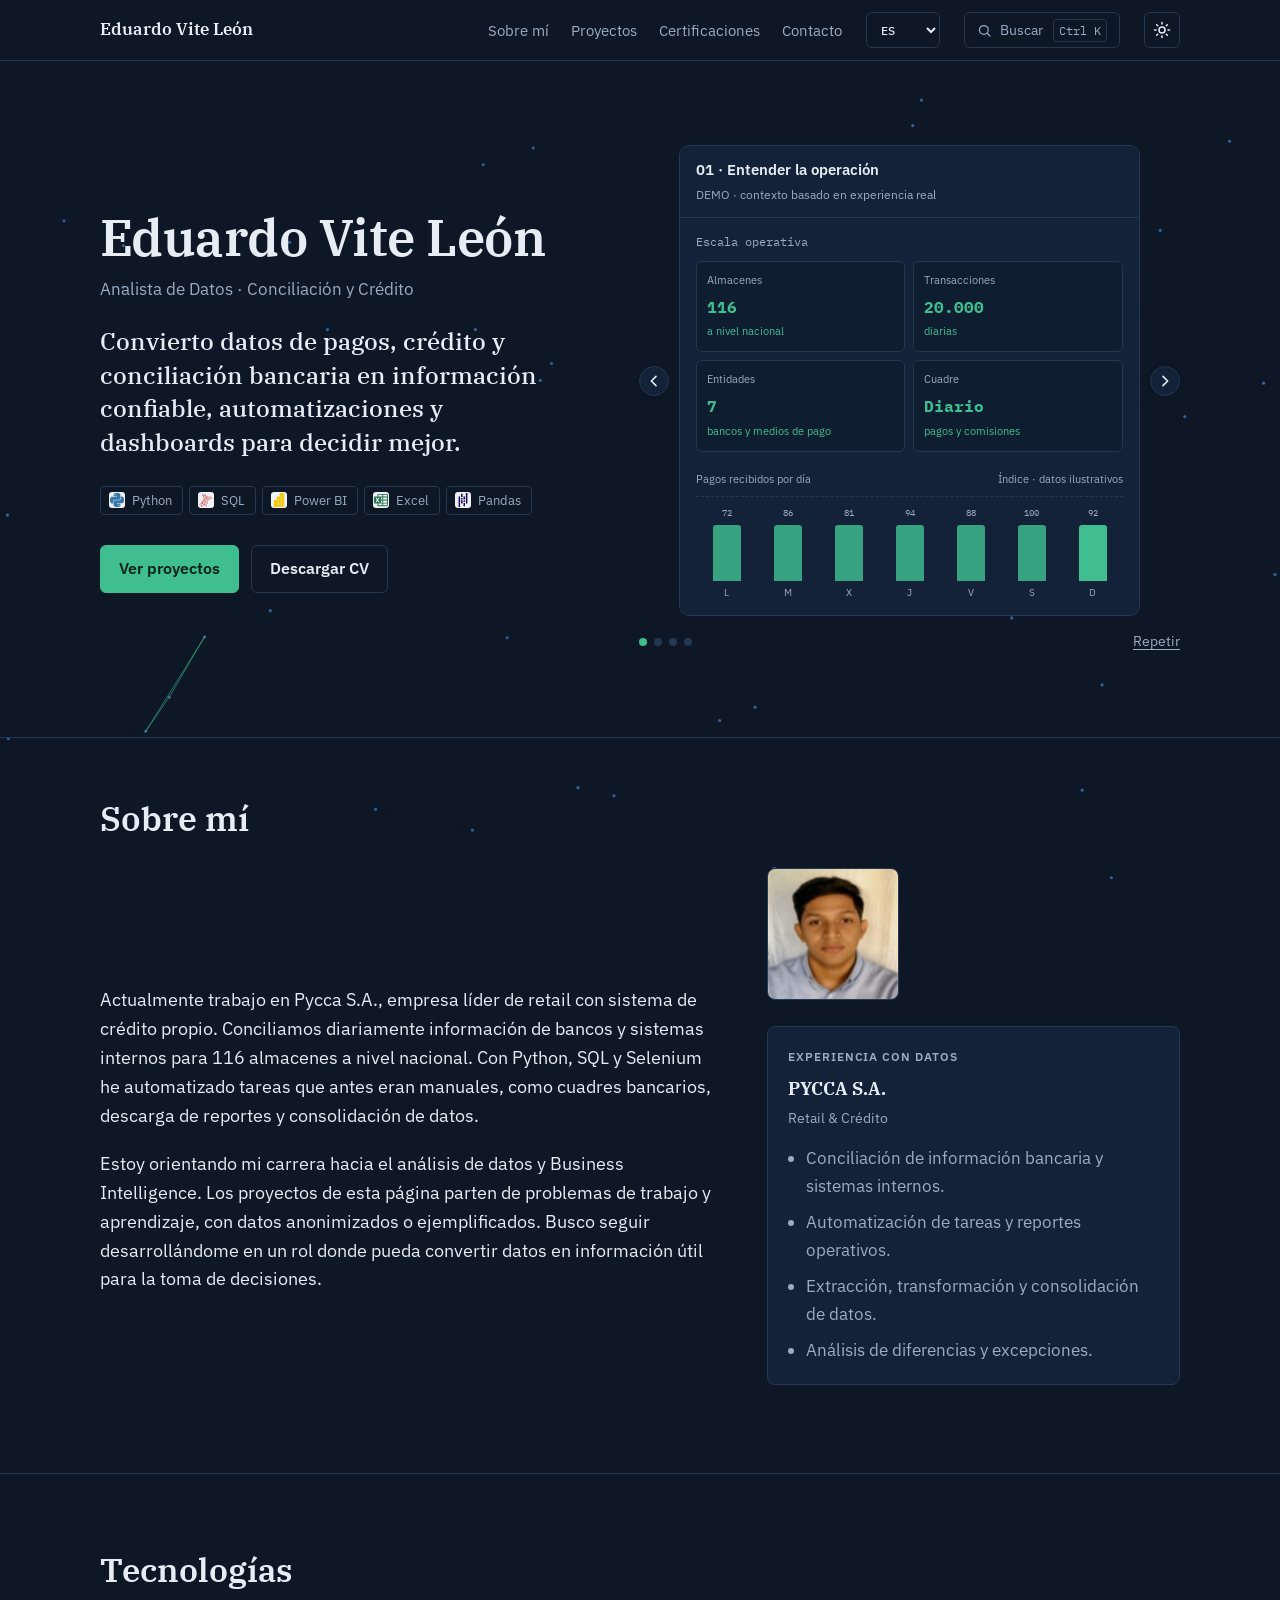
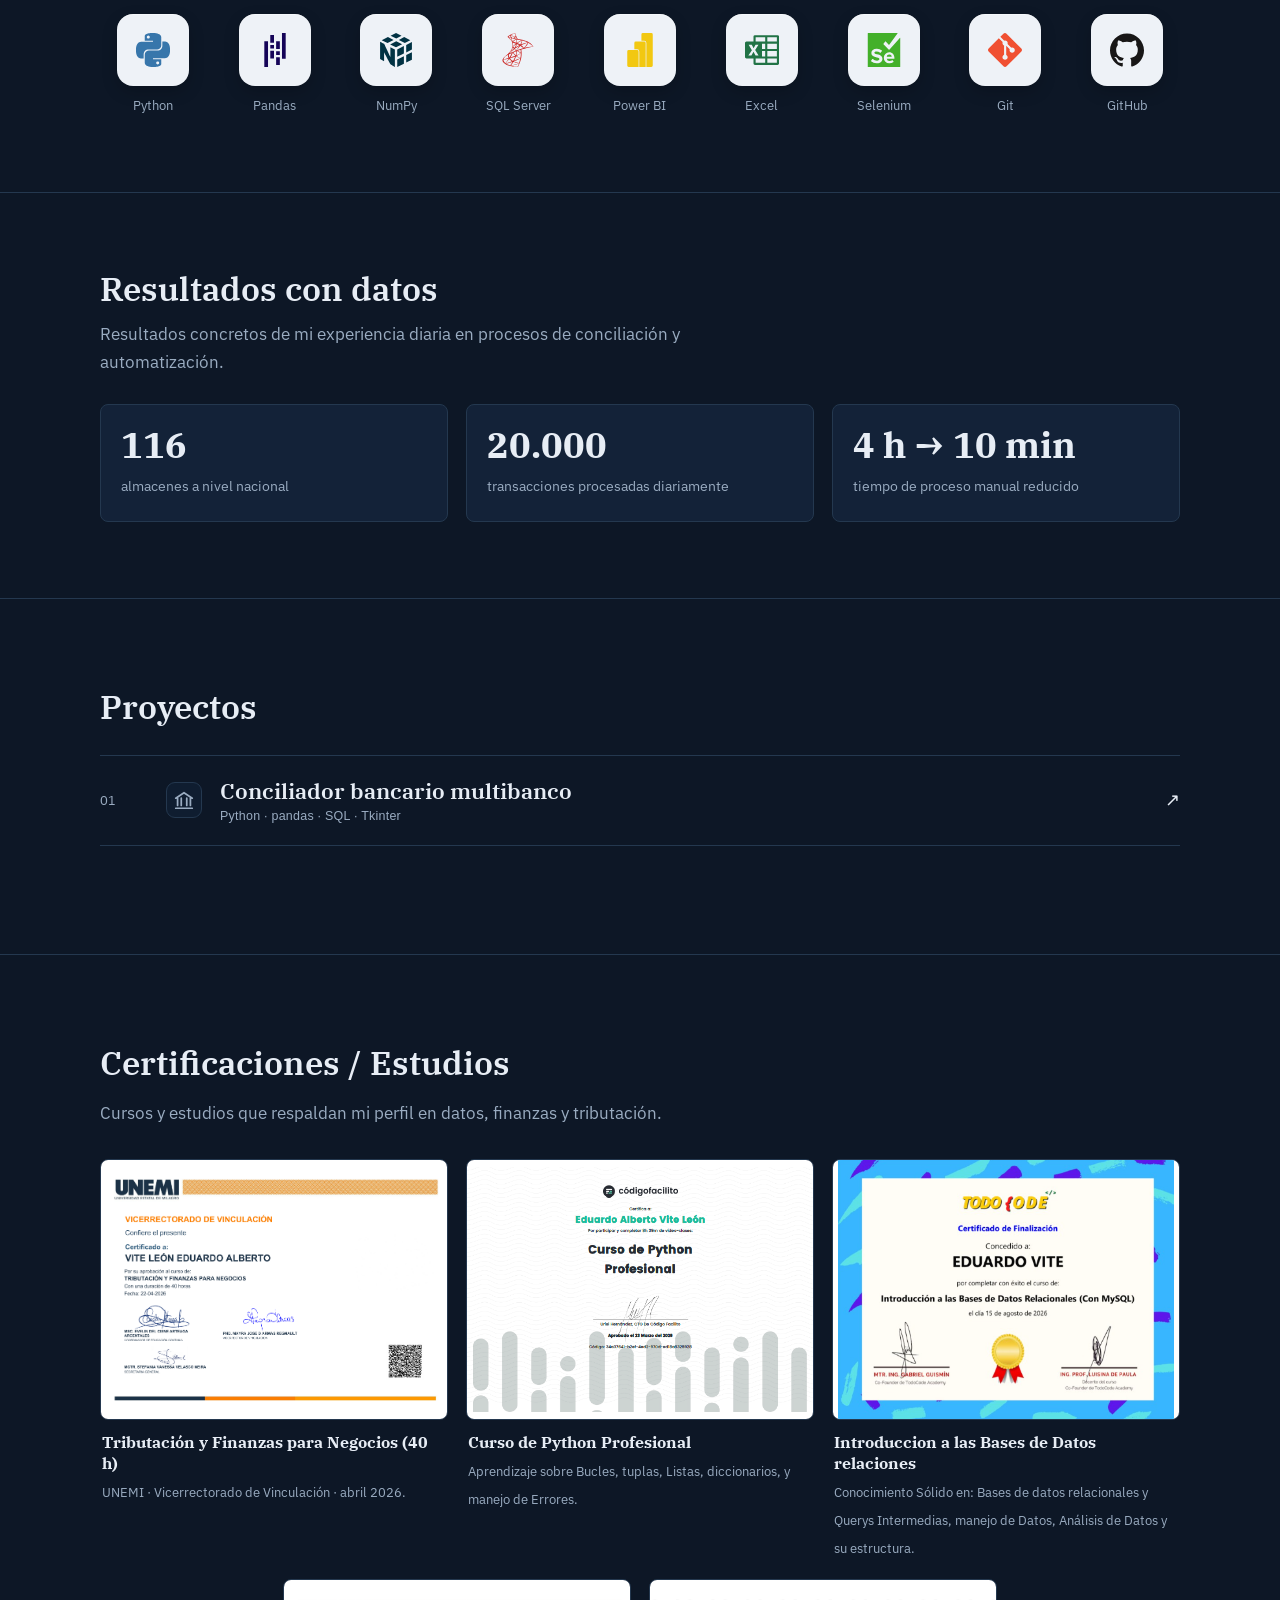
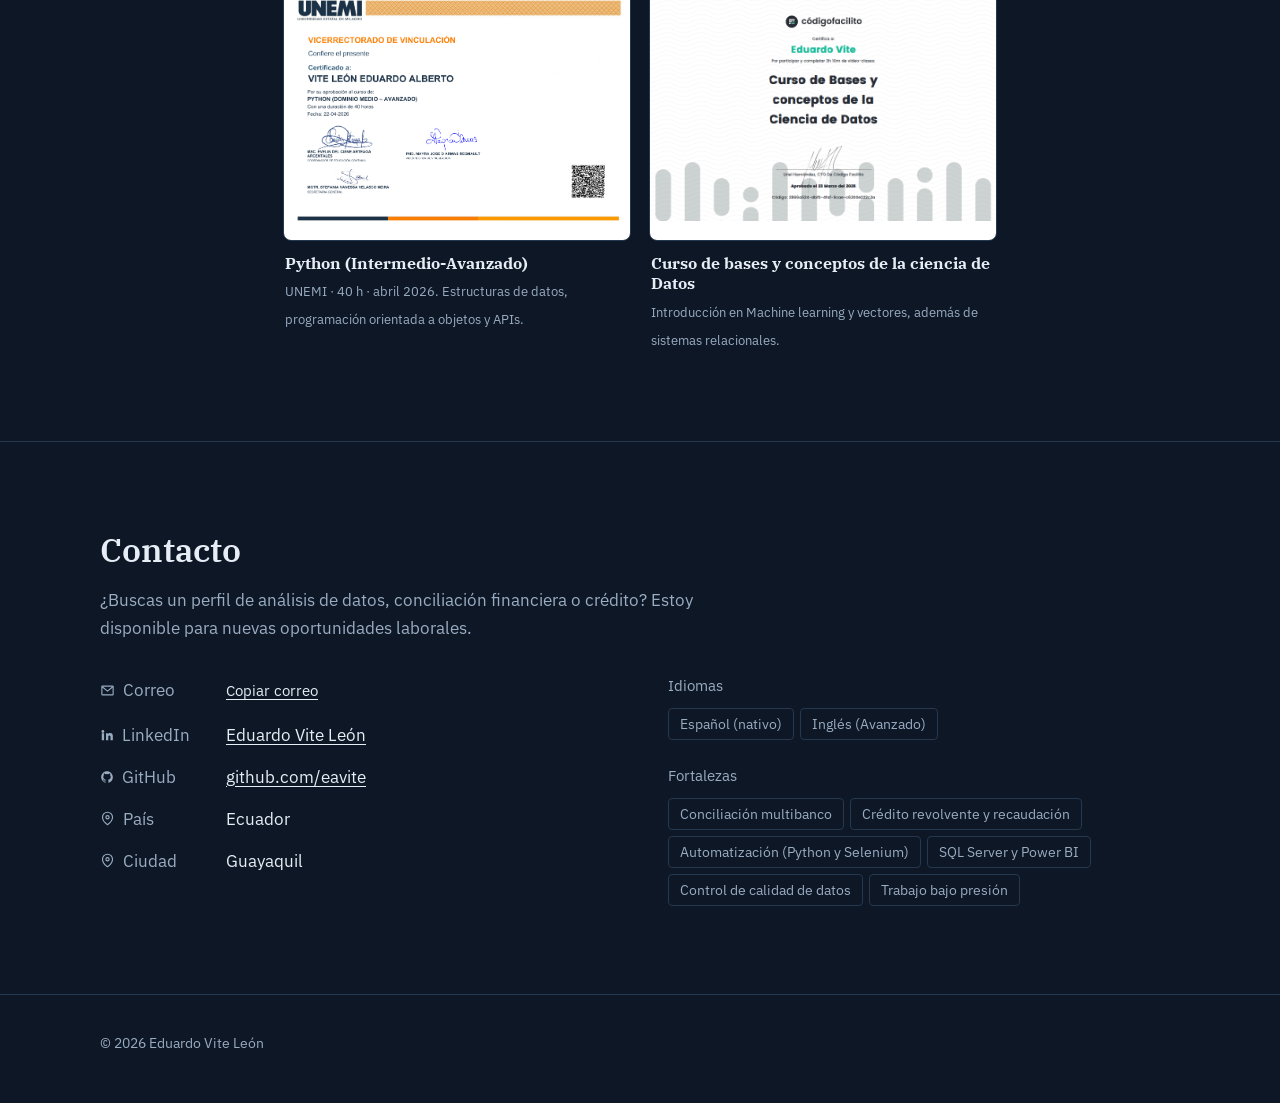
<file: index.html>
<!DOCTYPE html>
<html lang="es" data-theme="dark">
<head>
	<meta charset="utf-8">
	<meta name="viewport" content="width=device-width, initial-scale=1">

	<!-- Estos dos textos son los que ven Google y las vistas previas al compartir el enlace.
	     Cámbialos aquí también (el resto del contenido se cambia en js/config.js). -->
	<title>Eduardo Vite León | Analista de Datos, Conciliación y Crédito | Python, SQL, Power BI</title>
	<meta name="description" content="Portafolio de Eduardo Vite León, analista de datos con experiencia en crédito, conciliación bancaria y retail. Análisis, automatización y visualización con Python, SQL Server, Power BI y Excel.">

	<script>
		/* Aplica el tema guardado antes de pintar la página, para evitar parpadeos */
		try {
			var t = localStorage.getItem('theme');
			if (t === 'light' || t === 'dark') document.documentElement.setAttribute('data-theme', t);
		} catch (e) {}
	</script>

	<link rel="preconnect" href="https://fonts.googleapis.com">
	<link rel="preconnect" href="https://fonts.gstatic.com" crossorigin>
	<link href="https://fonts.googleapis.com/css2?family=IBM+Plex+Mono:wght@400;500&family=IBM+Plex+Sans:wght@400;500;600&family=IBM+Plex+Serif:wght@500;600&display=swap" rel="stylesheet">
	<link rel="stylesheet" href="css/style.css">
</head>
<body id="top">

	<!-- Fondo ambiental: una red de nodos que se conectan, evocando una conciliación.
	     Es decorativo (aria-hidden) y vive detrás de todo el contenido. -->
	<canvas id="bg-canvas" class="bg-canvas" aria-hidden="true"></canvas>

	<a class="skip" href="#main">Saltar al contenido</a>

	<header class="site-nav">
		<div class="wrap nav-inner">
			<a class="brand" id="brand" href="#top"></a>
			<nav aria-label="Principal">
				<ul class="nav-links" id="nav-links"></ul>
			</nav>
			<label class="language-switcher" for="language-switcher">
				<span class="visually-hidden">Idioma</span>
				<select id="language-switcher" aria-label="Idioma">
					<option value="es">ES</option>
					<option value="en">EN</option>
				</select>
			</label>
			<button class="cmdk-trigger" id="cmdk-trigger" type="button" aria-haspopup="dialog" aria-controls="cmdk-overlay" title="Buscar una acción">
				<svg viewBox="0 0 24 24" width="15" height="15" fill="none" stroke="currentColor" stroke-width="2" stroke-linecap="round" stroke-linejoin="round" aria-hidden="true" focusable="false"><circle cx="11" cy="11" r="7"/><path d="m21 21-4.3-4.3"/></svg>
				<span>Buscar</span>
				<kbd id="cmdk-shortcut-hint">Ctrl K</kbd>
			</button>
			<button class="icon-btn" id="theme-toggle" type="button" aria-label="Cambiar entre tema claro y oscuro" title="Cambiar tema">
				<svg class="i-sun" viewBox="0 0 24 24" width="18" height="18" fill="none" stroke="currentColor" stroke-width="2" stroke-linecap="round" stroke-linejoin="round" aria-hidden="true" focusable="false"><circle cx="12" cy="12" r="4"/><path d="M12 2v2M12 20v2M4.9 4.9l1.4 1.4M17.7 17.7l1.4 1.4M2 12h2M20 12h2M4.9 19.1l1.4-1.4M17.7 6.3l1.4-1.4"/></svg>
				<svg class="i-moon" viewBox="0 0 24 24" width="18" height="18" fill="none" stroke="currentColor" stroke-width="2" stroke-linecap="round" stroke-linejoin="round" aria-hidden="true" focusable="false"><path d="M21 12.8A9 9 0 1 1 11.2 3a7 7 0 0 0 9.8 9.8z"/></svg>
			</button>
		</div>
	</header>

	<main id="main">

		<!-- Portada -->
		<section class="hero" aria-labelledby="hero-name">
			<div class="wrap hero-grid">
				<div class="hero-copy">
					<h1 id="hero-name"></h1>
					<p class="hero-role" id="hero-role"></p>
					<p class="hero-tagline" id="hero-tagline"></p>
					<ul class="tags" id="hero-stack"></ul>
					<div class="actions" id="hero-actions"></div>
				</div>

				<div class="deck-wrap" id="deck-wrap">
					<div class="deck" id="deck">
						<div class="deck-viewport" id="deck-viewport">
							<div class="deck-track" id="deck-track"></div>
						</div>
						<button class="deck-arrow deck-prev" id="deck-prev" type="button">
							<svg viewBox="0 0 24 24" width="16" height="16" fill="none" stroke="currentColor" stroke-width="2.4" stroke-linecap="round" stroke-linejoin="round" aria-hidden="true" focusable="false"><path d="M15 5l-7 7 7 7"/></svg>
							<span class="visually-hidden" id="deck-prev-label"></span>
						</button>
						<button class="deck-arrow deck-next" id="deck-next" type="button">
							<svg viewBox="0 0 24 24" width="16" height="16" fill="none" stroke="currentColor" stroke-width="2.4" stroke-linecap="round" stroke-linejoin="round" aria-hidden="true" focusable="false"><path d="M9 5l7 7-7 7"/></svg>
							<span class="visually-hidden" id="deck-next-label"></span>
						</button>
					</div>
					<div class="deck-foot">
						<div class="deck-dots" id="deck-dots" role="tablist"></div>
						<button class="text-btn" id="deck-replay" type="button">Repetir</button>
					</div>
					<p class="visually-hidden" id="deck-status" aria-live="polite"></p>
				</div>
			</div>
		</section>

		<!-- Sobre mí -->
		<section class="section section--about" id="sobre-mi" aria-labelledby="about-title">
			<div class="wrap">
				<h2 id="about-title"></h2>
				<div class="about-grid">
					<div class="prose" id="about-text"></div>
					<aside class="about-side">
						<div id="avatar"></div>
						<div class="experience-card" id="experience-card">
							<p class="experience-eyebrow" id="experience-eyebrow"></p>
							<h3 id="experience-title"></h3>
							<p class="experience-meta" id="experience-meta"></p>
							<ul id="experience-points"></ul>
						</div>
						<p class="side-title" id="skills-title"></p>
						<ul class="tags" id="skills"></ul>
					</aside>
				</div>
			</div>
		</section>

		<!-- Tecnologías -->
		<section class="section" id="tecnologias" aria-labelledby="tech-title">
			<div class="wrap">
				<h2 id="tech-title"></h2>
				<p class="section-intro" id="tech-intro"></p>
				<ul class="tech-grid" id="tech-grid"></ul>
			</div>
		</section>

		<!-- Resultados -->
		<section class="section" id="resultados" aria-labelledby="impact-title">
			<div class="wrap">
				<h2 id="impact-title"></h2>
				<p class="section-intro" id="impact-intro"></p>
				<div class="impact-grid" id="impact-metrics"></div>
			</div>
		</section>

		<!-- Proyectos -->
		<section class="section" id="proyectos" aria-labelledby="projects-title">
			<div class="wrap">
				<h2 id="projects-title"></h2>
				<p class="section-intro" id="projects-intro"></p>
				<div class="pfolio" id="project-list"></div>
				<div class="actions projects-more" id="projects-more"></div>
			</div>
		</section>

		<!-- Certificaciones / Estudios -->
		<section class="section" id="certificaciones" aria-labelledby="certifications-title">
			<div class="wrap">
				<h2 id="certifications-title"></h2>
				<p class="section-intro" id="certifications-intro"></p>
				<div class="certification-grid" id="certification-grid"></div>
			</div>
		</section>

		<!-- Contacto -->
		<section class="section" id="contacto" aria-labelledby="contact-title">
			<div class="wrap">
				<h2 id="contact-title"></h2>
				<p class="section-intro" id="contact-text"></p>
				<div class="contact-grid" id="contact-grid">
					<dl class="contact-list" id="contact-list"></dl>
					<div class="contact-highlights" id="contact-highlights"></div>
				</div>
			</div>
		</section>

	</main>

	<div class="project-lightbox" id="project-lightbox" hidden>
		<div class="project-lightbox-backdrop" data-project-close></div>
		<div class="project-lightbox-panel" role="dialog" aria-modal="true" aria-labelledby="project-lightbox-title">
			<div class="project-lightbox-head">
				<h2 id="project-lightbox-title">Project visuals</h2>
				<button class="icon-btn project-lightbox-close" id="project-lightbox-close" type="button" aria-label="Close">×</button>
			</div>
			<div class="project-lightbox-content" id="project-lightbox-content"></div>
		</div>
	</div>

	<div class="cert-lightbox" id="cert-lightbox" hidden>
		<div class="cert-lightbox-backdrop" data-cert-close></div>
		<div class="cert-lightbox-panel" role="dialog" aria-modal="true" aria-labelledby="cert-lightbox-title">
			<div class="cert-lightbox-head">
				<h2 id="cert-lightbox-title"></h2>
				<button class="icon-btn cert-lightbox-close" id="cert-lightbox-close" type="button" aria-label="Cerrar">×</button>
			</div>
            <div class="cert-zoom-tools">
                <button class="icon-btn" id="cert-zoom-out" type="button" aria-label="Reducir zoom">−</button>
                <span id="cert-zoom-value" role="status">100%</span>
                <button class="icon-btn" id="cert-zoom-in" type="button" aria-label="Aumentar zoom">+</button>
                <button class="text-btn" id="cert-zoom-fit" type="button">Ajustar</button>
            </div>
			<div class="cert-lightbox-content" id="cert-lightbox-content"></div>
            <nav class="cert-lightbox-pages" id="cert-lightbox-pages" aria-label="Páginas del certificado" hidden>
                <button class="icon-btn cert-page-arrow" id="cert-lightbox-prev" type="button" aria-label="Página anterior" aria-controls="cert-lightbox-content">←</button>
                <span id="cert-lightbox-counter" role="status" aria-live="polite" aria-atomic="true"></span>
                <button class="icon-btn cert-page-arrow" id="cert-lightbox-next" type="button" aria-label="Página siguiente" aria-controls="cert-lightbox-content">→</button>
            </nav>
		</div>
	</div>

	<footer class="site-footer">
		<div class="wrap">
			<p id="footer-text"></p>
		</div>
	</footer>

	<noscript>
		<p class="wrap noscript">Este sitio necesita JavaScript activado para mostrar su contenido.</p>
	</noscript>

	<!-- Paleta de comandos (Ctrl/Cmd + K): sus acciones se arman solas a partir
	     de los enlaces que ya existen en la página, así que si cambias config.js
	     no hay que tocar nada aquí. -->
	<div class="cmdk-overlay" id="cmdk-overlay" hidden>
		<div class="cmdk-panel" role="dialog" aria-modal="true" aria-label="Paleta de comandos">
			<div class="cmdk-inputwrap">
				<svg viewBox="0 0 24 24" width="16" height="16" fill="none" stroke="currentColor" stroke-width="2" stroke-linecap="round" stroke-linejoin="round" aria-hidden="true" focusable="false"><circle cx="11" cy="11" r="7"/><path d="m21 21-4.3-4.3"/></svg>
				<input id="cmdk-input" class="cmdk-input" type="text" placeholder="Buscar una acción…" autocomplete="off" spellcheck="false">
				<kbd class="cmdk-esc">Esc</kbd>
			</div>
			<ul class="cmdk-list" id="cmdk-list" role="listbox" aria-label="Acciones"></ul>
			<p class="cmdk-empty" id="cmdk-empty" hidden>Sin resultados</p>
		</div>
	</div>

	<!-- El contenido vive en config.js; app.js lo dibuja en la página -->
	<script src="js/logos.js" defer></script>
	<script src="js/config.js" defer></script>
	<script src="js/app.js" defer></script>
	<script src="js/effects.js" defer></script>
</body>
</html>
</file>
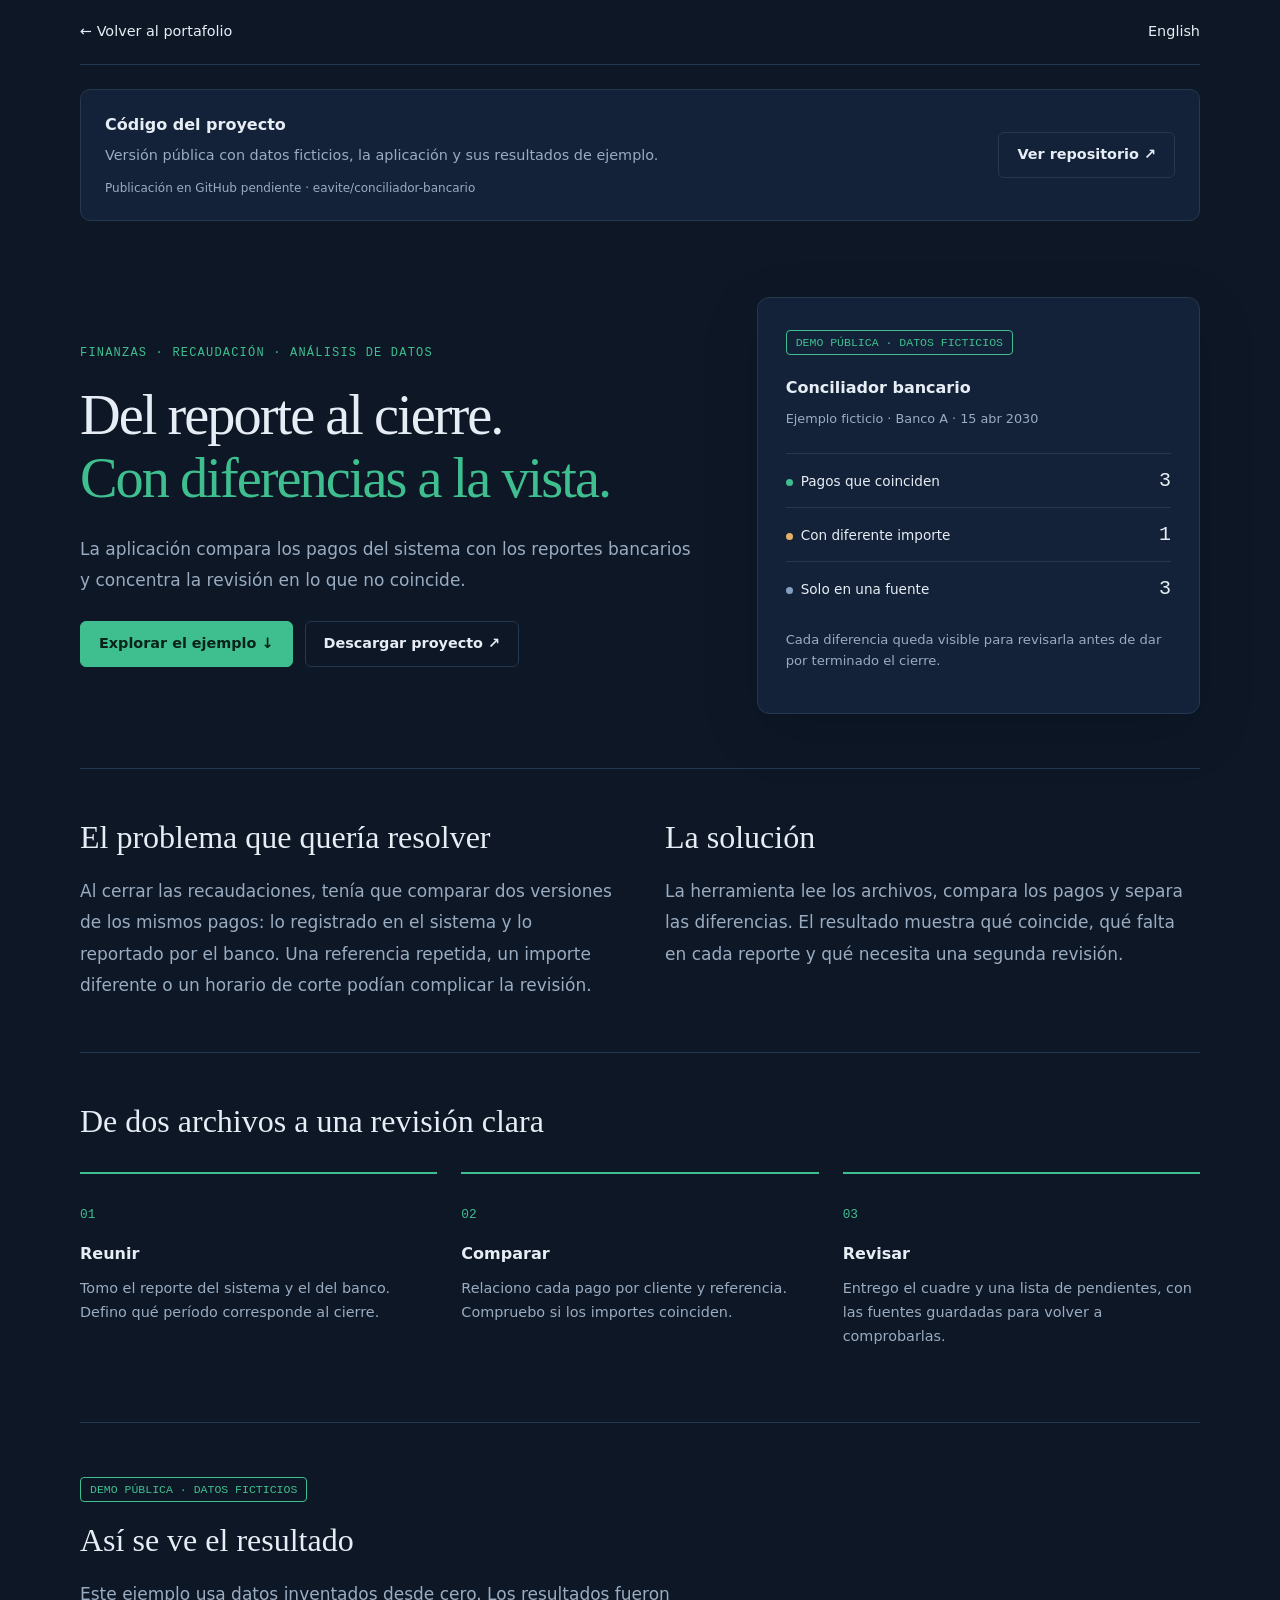
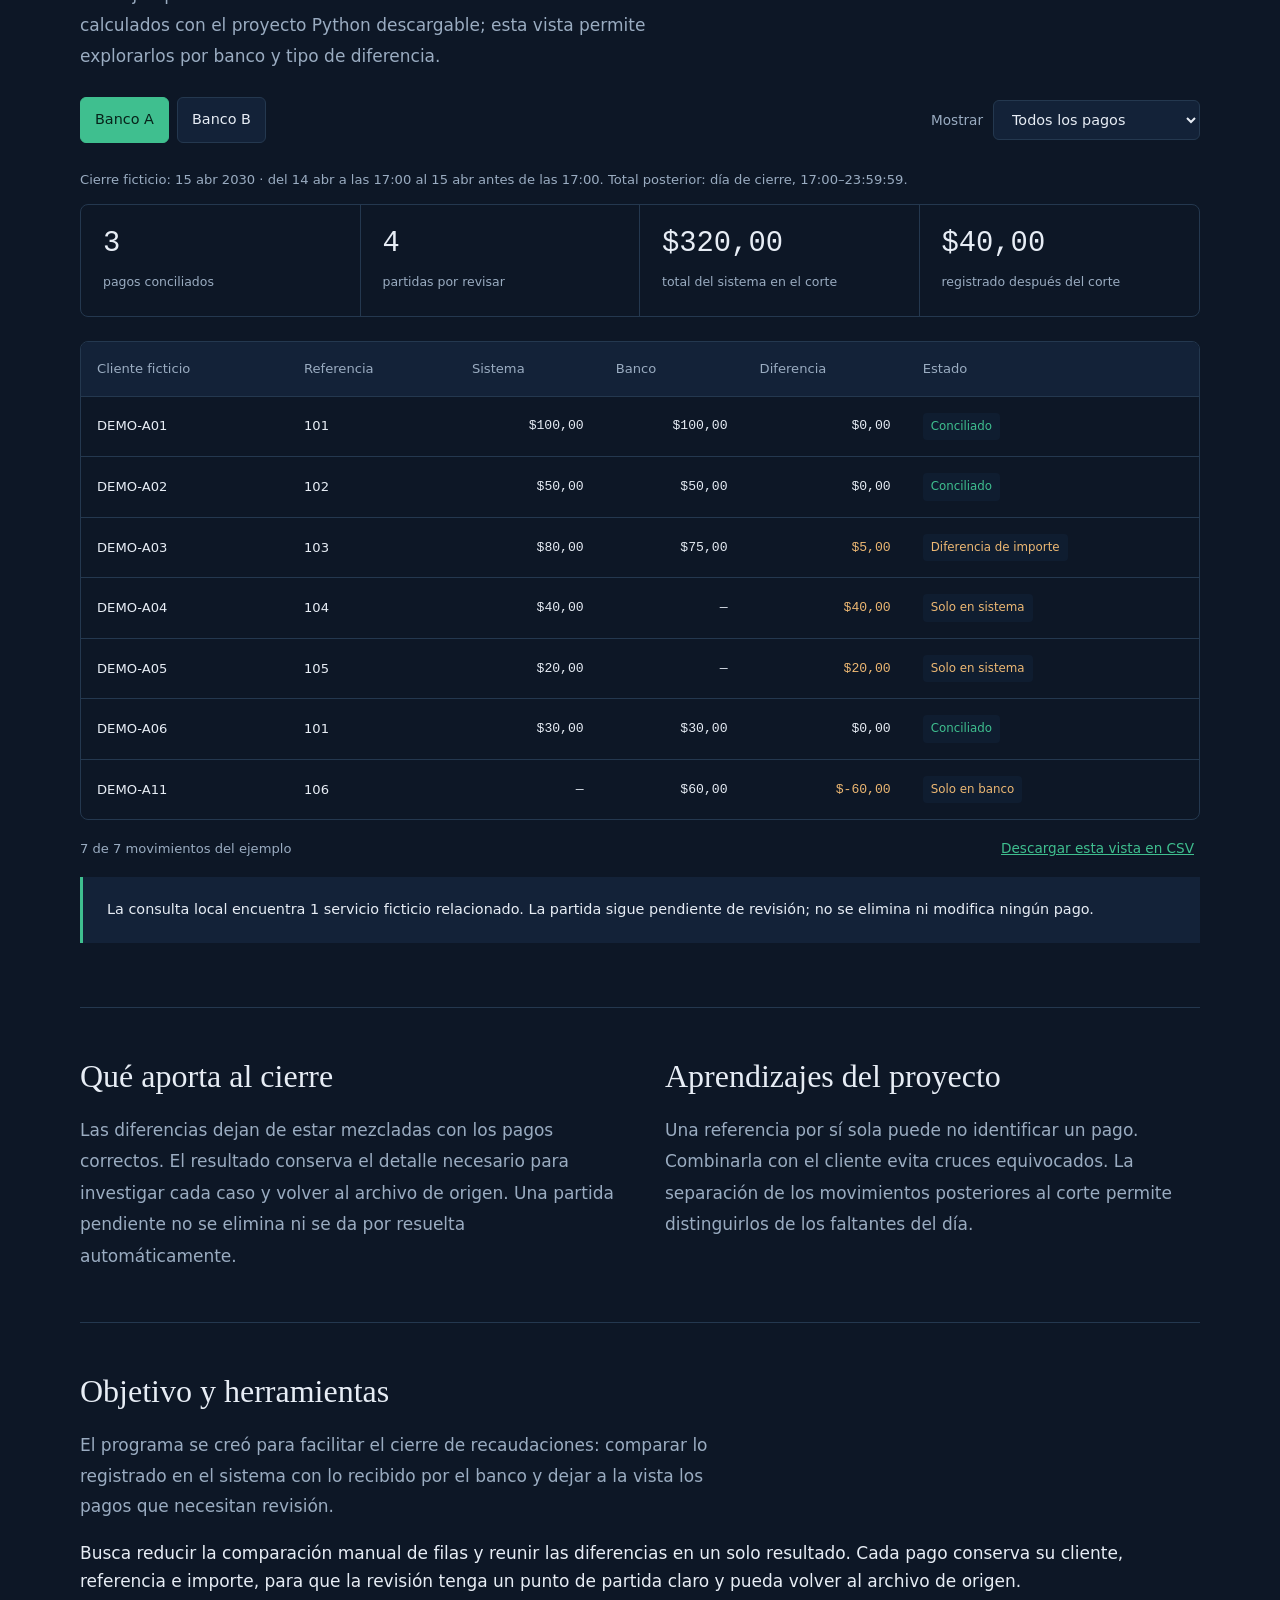
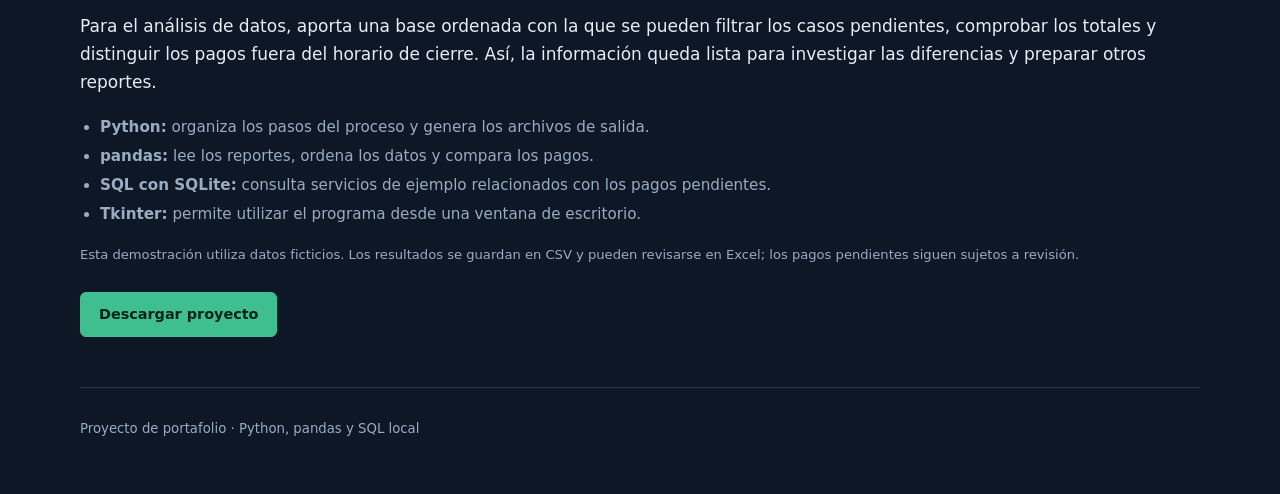
<file: proyectos/conciliador-bancario/index.html>
<!doctype html>
<html lang="es" data-theme="dark">
<head><meta charset="utf-8"><meta name="viewport" content="width=device-width,initial-scale=1">
<title>Conciliación bancaria | Eduardo Vite León</title><meta name="description" content="La aplicación compara los pagos del sistema con los reportes bancarios y concentra la revisión en lo que no coincide.">
<link rel="stylesheet" href="../../css/style.css"><link rel="stylesheet" href="caso.css">
<script>try{const t=localStorage.getItem('theme');if(t==='light'||t==='dark')document.documentElement.dataset.theme=t;}catch(e){}</script>
<script src="datos-demo.js" defer></script><script src="caso.js" defer></script></head>
<body><a class="skip" href="#demo">Explorar el ejemplo</a>
<header class="case-wrap case-nav"><a href="../../index.html#proyectos">← Volver al portafolio</a><a href="index-en.html" lang="en">English</a></header>
<aside class="case-wrap github-card" aria-label="GitHub"><div><strong>Código del proyecto</strong><p>Versión pública con datos ficticios, la aplicación y sus resultados de ejemplo.</p><small>Publicación en GitHub pendiente · eavite/conciliador-bancario</small></div><a class="btn btn-ghost" href="https://github.com/eavite/conciliador-bancario" target="_blank" rel="noopener noreferrer">Ver repositorio ↗</a></aside>
<main class="case-wrap"><section class="case-hero" aria-labelledby="title">
<div><p class="eyebrow">Finanzas · Recaudación · Análisis de datos</p><h1 id="title">Del reporte al cierre.<br><em>Con diferencias a la vista.</em></h1><p class="lead">La aplicación compara los pagos del sistema con los reportes bancarios y concentra la revisión en lo que no coincide.</p>
<div class="case-actions"><a class="btn btn-primary" href="#demo">Explorar el ejemplo ↓</a><a class="btn btn-ghost" href="../../descargas/conciliador-bancario.zip" download>Descargar proyecto ↗</a></div></div>
<aside class="case-sheet"><span class="demo-label">DEMO PÚBLICA · DATOS FICTICIOS</span><h2 class="sheet-title">Conciliador bancario</h2><p class="sheet-subtitle">Ejemplo ficticio · Banco A · 15 abr 2030</p>
<div class="sheet-row"><span><i class="dot ok"></i>Pagos que coinciden</span><strong>3</strong></div>
<div class="sheet-row"><span><i class="dot warn"></i>Con diferente importe</span><strong>1</strong></div>
<div class="sheet-row"><span><i class="dot"></i>Solo en una fuente</span><strong>3</strong></div><p class="caption">Cada diferencia queda visible para revisarla antes de dar por terminado el cierre.</p></aside></section>
<section class="case-section story-grid"><div><h2>El problema que quería resolver</h2><p>Al cerrar las recaudaciones, tenía que comparar dos versiones de los mismos pagos: lo registrado en el sistema y lo reportado por el banco. Una referencia repetida, un importe diferente o un horario de corte podían complicar la revisión.</p></div><div><h2>La solución</h2><p>La herramienta lee los archivos, compara los pagos y separa las diferencias. El resultado muestra qué coincide, qué falta en cada reporte y qué necesita una segunda revisión.</p></div></section>
<section class="case-section"><h2>De dos archivos a una revisión clara</h2><div class="process-grid"><article><span class="step-no">01</span><h3>Reunir</h3><p>Tomo el reporte del sistema y el del banco. Defino qué período corresponde al cierre.</p></article><article><span class="step-no">02</span><h3>Comparar</h3><p>Relaciono cada pago por cliente y referencia. Compruebo si los importes coinciden.</p></article><article><span class="step-no">03</span><h3>Revisar</h3><p>Entrego el cuadre y una lista de pendientes, con las fuentes guardadas para volver a comprobarlas.</p></article></div></section>
<section class="case-section" id="demo" aria-labelledby="demo-title"><span class="demo-label">DEMO PÚBLICA · DATOS FICTICIOS</span><h2 id="demo-title">Así se ve el resultado</h2><p class="lead">Este ejemplo usa datos inventados desde cero. Los resultados fueron calculados con el proyecto Python descargable; esta vista permite explorarlos por banco y tipo de diferencia.</p>
<div class="demo-toolbar"><div class="bank-tabs" role="group" aria-label="Banco"><button data-bank="Banco A" aria-pressed="true">Banco A</button><button data-bank="Banco B" aria-pressed="false">Banco B</button></div>
<label class="filter-label" for="status-filter">Mostrar<select id="status-filter" class="filter-select"><option value="all">Todos los pagos</option><option value="review">Por revisar</option><option value="Conciliado">Conciliado</option><option value="Diferencia de importe">Diferencia de importe</option><option value="Solo en sistema">Solo en sistema</option><option value="Solo en banco">Solo en banco</option></select></label></div>
<p class="caption" id="cutoff"></p><div class="demo-metrics" aria-live="polite"><div><strong id="metric-matched">—</strong><span>pagos conciliados</span></div><div><strong id="metric-review">—</strong><span>partidas por revisar</span></div><div><strong id="metric-system">—</strong><span>total del sistema en el corte</span></div><div><strong id="metric-late">—</strong><span>registrado después del corte</span></div></div>
<div class="table-scroll" tabindex="0" role="region" aria-label="Así se ve el resultado"><table class="demo-table"><thead><tr><th scope="col">Cliente ficticio</th><th scope="col">Referencia</th><th scope="col">Sistema</th><th scope="col">Banco</th><th scope="col">Diferencia</th><th scope="col">Estado</th></tr></thead><tbody id="demo-rows"></tbody></table></div>
<div class="demo-bottom"><span class="caption" id="row-count" role="status"></span><button class="download-csv" id="download-csv">Descargar esta vista en CSV</button></div>
<p class="review-note" id="service-note"></p><noscript><p>La vista interactiva requiere JavaScript. <a href="../../descargas/conciliador-bancario.zip" download>Descargar proyecto</a></p></noscript></section>
<section class="case-section story-grid"><div><h2>Qué aporta al cierre</h2><p>Las diferencias dejan de estar mezcladas con los pagos correctos. El resultado conserva el detalle necesario para investigar cada caso y volver al archivo de origen. Una partida pendiente no se elimina ni se da por resuelta automáticamente.</p></div><div><h2>Aprendizajes del proyecto</h2><p>Una referencia por sí sola puede no identificar un pago. Combinarla con el cliente evita cruces equivocados. La separación de los movimientos posteriores al corte permite distinguirlos de los faltantes del día.</p></div></section>
<section class="case-section"><h2>Objetivo y herramientas</h2><p class="lead">El programa se creó para facilitar el cierre de recaudaciones: comparar lo registrado en el sistema con lo recibido por el banco y dejar a la vista los pagos que necesitan revisión.</p><p>Busca reducir la comparación manual de filas y reunir las diferencias en un solo resultado. Cada pago conserva su cliente, referencia e importe, para que la revisión tenga un punto de partida claro y pueda volver al archivo de origen.</p><p>Para el análisis de datos, aporta una base ordenada con la que se pueden filtrar los casos pendientes, comprobar los totales y distinguir los pagos fuera del horario de cierre. Así, la información queda lista para investigar las diferencias y preparar otros reportes.</p><ul class="scope-list"><li><strong>Python:</strong> organiza los pasos del proceso y genera los archivos de salida.</li><li><strong>pandas:</strong> lee los reportes, ordena los datos y compara los pagos.</li><li><strong>SQL con SQLite:</strong> consulta servicios de ejemplo relacionados con los pagos pendientes.</li><li><strong>Tkinter:</strong> permite utilizar el programa desde una ventana de escritorio.</li></ul><p class="caption">Esta demostración utiliza datos ficticios. Los resultados se guardan en CSV y pueden revisarse en Excel; los pagos pendientes siguen sujetos a revisión.</p><div class="case-actions"><a class="btn btn-primary" href="../../descargas/conciliador-bancario.zip" download>Descargar proyecto</a></div></section></main>
<footer class="case-wrap case-footer">Proyecto de portafolio · Python, pandas y SQL local</footer></body></html>
</file>
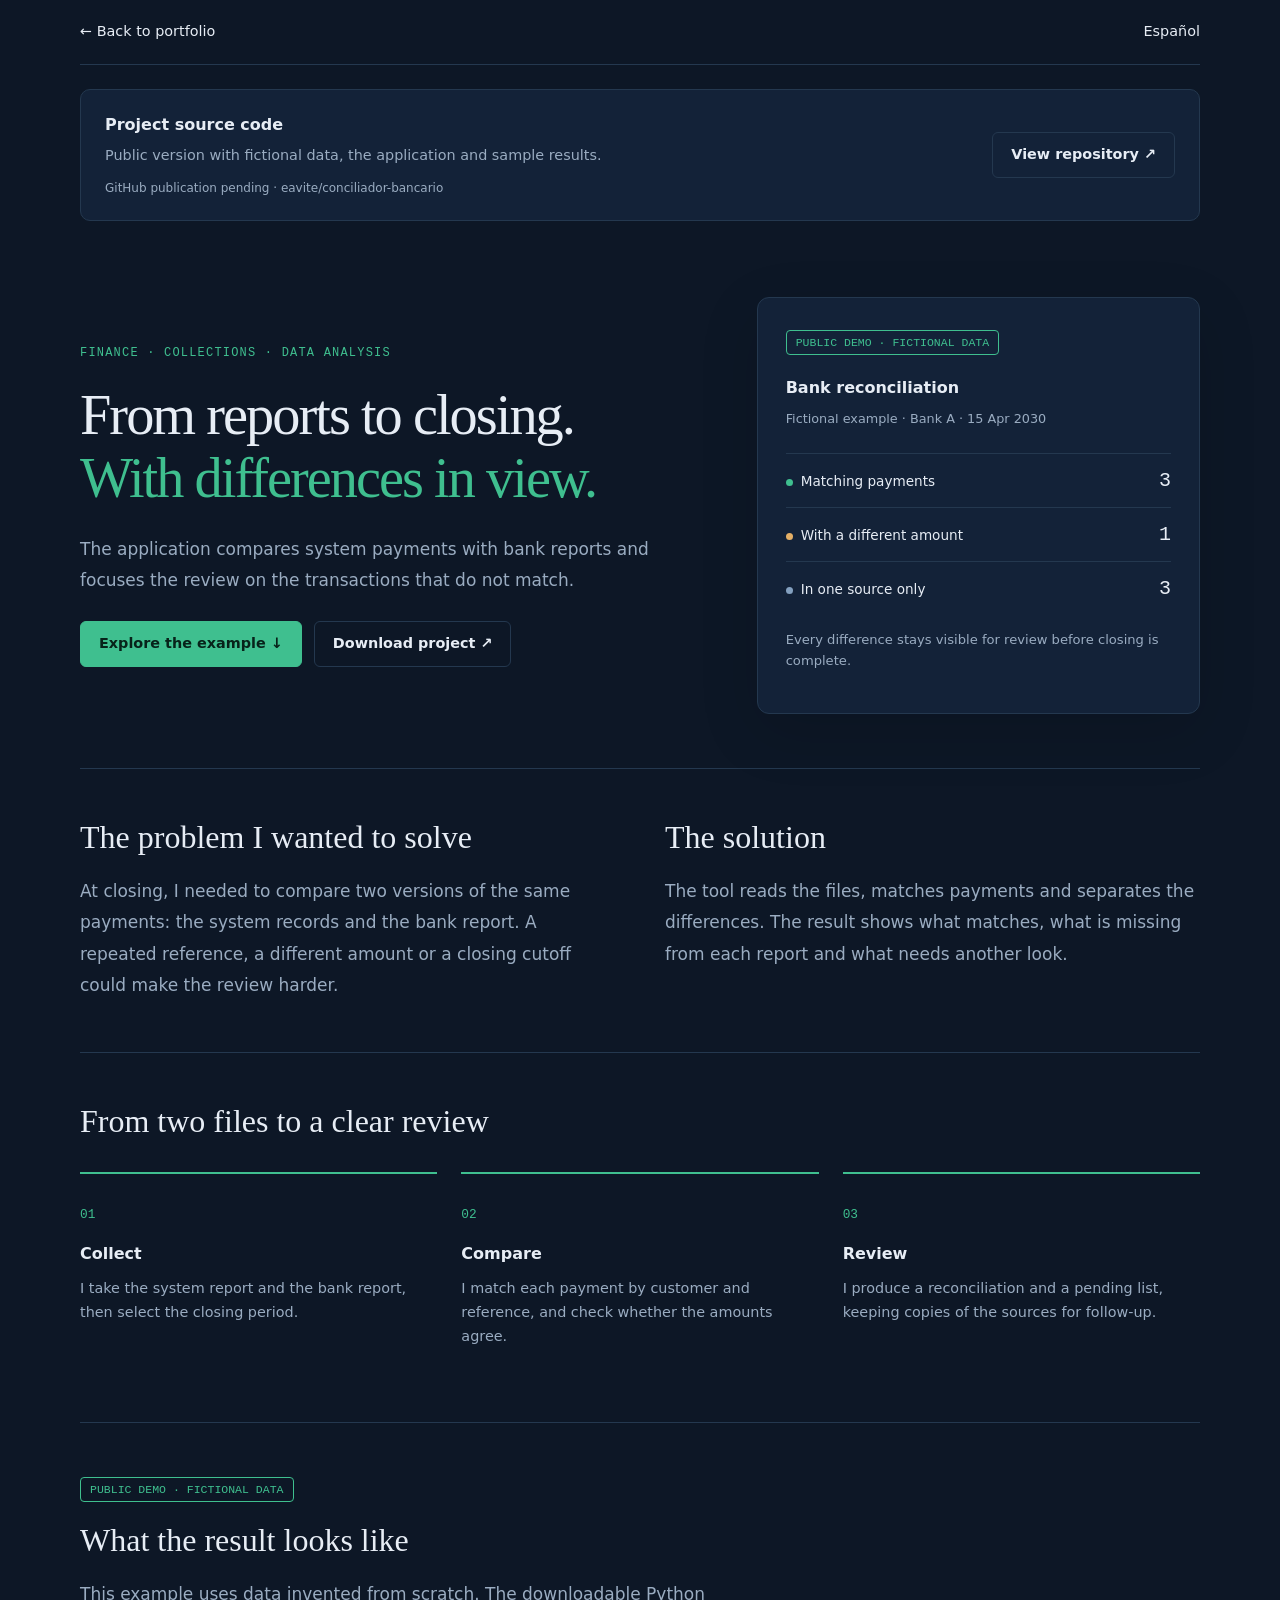
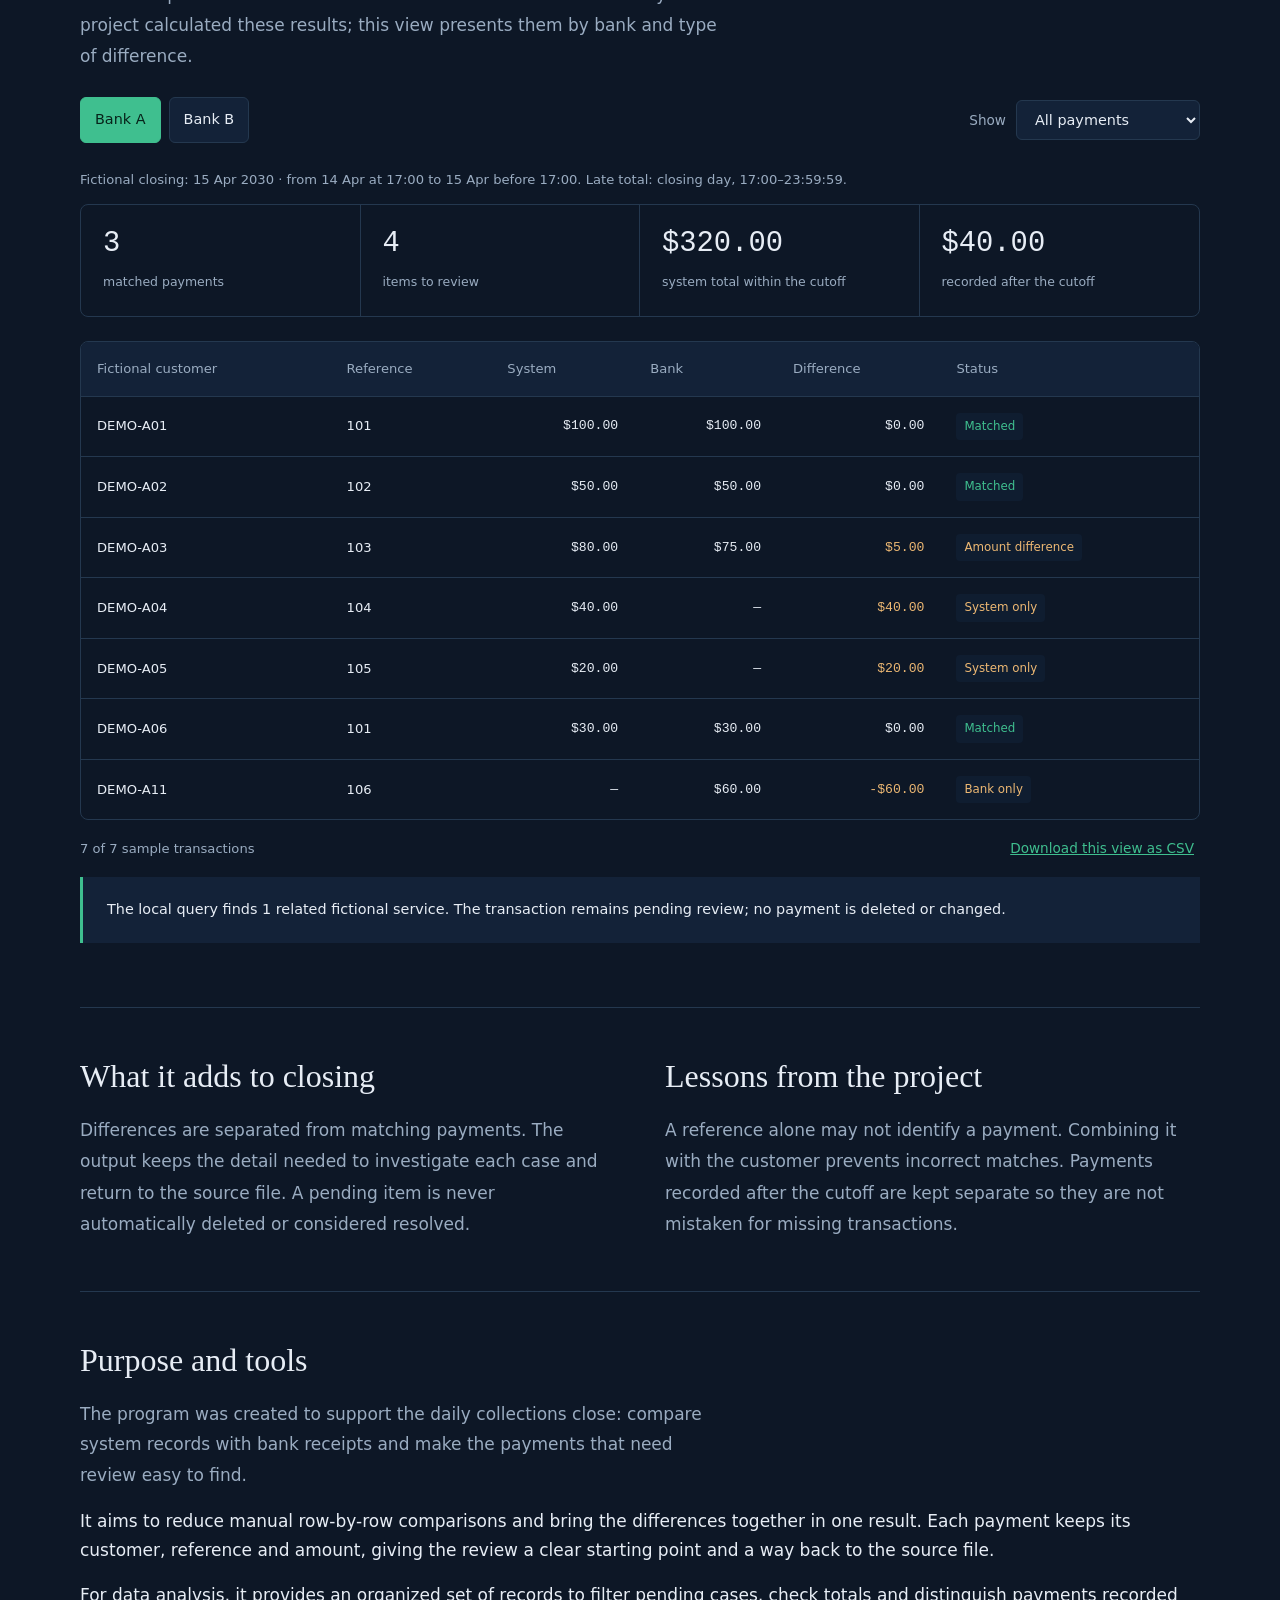
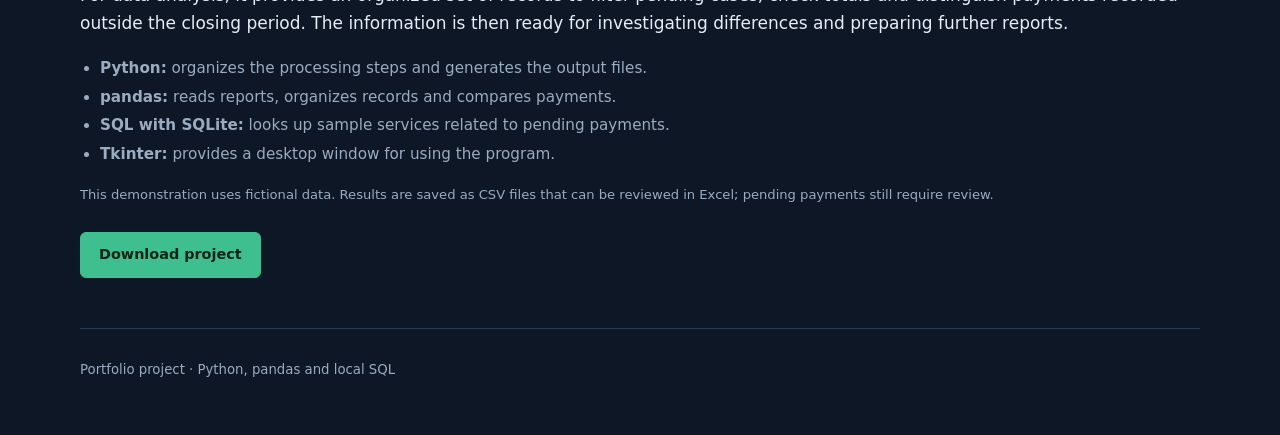
<file: proyectos/conciliador-bancario/index-en.html>
<!doctype html>
<html lang="en" data-theme="dark">
<head><meta charset="utf-8"><meta name="viewport" content="width=device-width,initial-scale=1">
<title>Bank reconciliation | Eduardo Vite León</title><meta name="description" content="The application compares system payments with bank reports and focuses the review on the transactions that do not match.">
<link rel="stylesheet" href="../../css/style.css"><link rel="stylesheet" href="caso.css">
<script>try{const t=localStorage.getItem('theme');if(t==='light'||t==='dark')document.documentElement.dataset.theme=t;}catch(e){}</script>
<script src="datos-demo.js" defer></script><script src="caso.js" defer></script></head>
<body><a class="skip" href="#demo">Explore the example</a>
<header class="case-wrap case-nav"><a href="../../index.html#proyectos">← Back to portfolio</a><a href="index.html" lang="es">Español</a></header>
<aside class="case-wrap github-card" aria-label="GitHub"><div><strong>Project source code</strong><p>Public version with fictional data, the application and sample results.</p><small>GitHub publication pending · eavite/conciliador-bancario</small></div><a class="btn btn-ghost" href="https://github.com/eavite/conciliador-bancario" target="_blank" rel="noopener noreferrer">View repository ↗</a></aside>
<main class="case-wrap"><section class="case-hero" aria-labelledby="title">
<div><p class="eyebrow">Finance · Collections · Data analysis</p><h1 id="title">From reports to closing.<br><em>With differences in view.</em></h1><p class="lead">The application compares system payments with bank reports and focuses the review on the transactions that do not match.</p>
<div class="case-actions"><a class="btn btn-primary" href="#demo">Explore the example ↓</a><a class="btn btn-ghost" href="../../descargas/conciliador-bancario.zip" download>Download project ↗</a></div></div>
<aside class="case-sheet"><span class="demo-label">PUBLIC DEMO · FICTIONAL DATA</span><h2 class="sheet-title">Bank reconciliation</h2><p class="sheet-subtitle">Fictional example · Bank A · 15 Apr 2030</p>
<div class="sheet-row"><span><i class="dot ok"></i>Matching payments</span><strong>3</strong></div>
<div class="sheet-row"><span><i class="dot warn"></i>With a different amount</span><strong>1</strong></div>
<div class="sheet-row"><span><i class="dot"></i>In one source only</span><strong>3</strong></div><p class="caption">Every difference stays visible for review before closing is complete.</p></aside></section>
<section class="case-section story-grid"><div><h2>The problem I wanted to solve</h2><p>At closing, I needed to compare two versions of the same payments: the system records and the bank report. A repeated reference, a different amount or a closing cutoff could make the review harder.</p></div><div><h2>The solution</h2><p>The tool reads the files, matches payments and separates the differences. The result shows what matches, what is missing from each report and what needs another look.</p></div></section>
<section class="case-section"><h2>From two files to a clear review</h2><div class="process-grid"><article><span class="step-no">01</span><h3>Collect</h3><p>I take the system report and the bank report, then select the closing period.</p></article><article><span class="step-no">02</span><h3>Compare</h3><p>I match each payment by customer and reference, and check whether the amounts agree.</p></article><article><span class="step-no">03</span><h3>Review</h3><p>I produce a reconciliation and a pending list, keeping copies of the sources for follow-up.</p></article></div></section>
<section class="case-section" id="demo" aria-labelledby="demo-title"><span class="demo-label">PUBLIC DEMO · FICTIONAL DATA</span><h2 id="demo-title">What the result looks like</h2><p class="lead">This example uses data invented from scratch. The downloadable Python project calculated these results; this view presents them by bank and type of difference.</p>
<div class="demo-toolbar"><div class="bank-tabs" role="group" aria-label="Bank"><button data-bank="Banco A" aria-pressed="true">Bank A</button><button data-bank="Banco B" aria-pressed="false">Bank B</button></div>
<label class="filter-label" for="status-filter">Show<select id="status-filter" class="filter-select"><option value="all">All payments</option><option value="review">To review</option><option value="Conciliado">Matched</option><option value="Diferencia de importe">Amount difference</option><option value="Solo en sistema">System only</option><option value="Solo en banco">Bank only</option></select></label></div>
<p class="caption" id="cutoff"></p><div class="demo-metrics" aria-live="polite"><div><strong id="metric-matched">—</strong><span>matched payments</span></div><div><strong id="metric-review">—</strong><span>items to review</span></div><div><strong id="metric-system">—</strong><span>system total within the cutoff</span></div><div><strong id="metric-late">—</strong><span>recorded after the cutoff</span></div></div>
<div class="table-scroll" tabindex="0" role="region" aria-label="What the result looks like"><table class="demo-table"><thead><tr><th scope="col">Fictional customer</th><th scope="col">Reference</th><th scope="col">System</th><th scope="col">Bank</th><th scope="col">Difference</th><th scope="col">Status</th></tr></thead><tbody id="demo-rows"></tbody></table></div>
<div class="demo-bottom"><span class="caption" id="row-count" role="status"></span><button class="download-csv" id="download-csv">Download this view as CSV</button></div>
<p class="review-note" id="service-note"></p><noscript><p>The interactive view requires JavaScript. <a href="../../descargas/conciliador-bancario.zip" download>Download project</a></p></noscript></section>
<section class="case-section story-grid"><div><h2>What it adds to closing</h2><p>Differences are separated from matching payments. The output keeps the detail needed to investigate each case and return to the source file. A pending item is never automatically deleted or considered resolved.</p></div><div><h2>Lessons from the project</h2><p>A reference alone may not identify a payment. Combining it with the customer prevents incorrect matches. Payments recorded after the cutoff are kept separate so they are not mistaken for missing transactions.</p></div></section>
<section class="case-section"><h2>Purpose and tools</h2><p class="lead">The program was created to support the daily collections close: compare system records with bank receipts and make the payments that need review easy to find.</p><p>It aims to reduce manual row-by-row comparisons and bring the differences together in one result. Each payment keeps its customer, reference and amount, giving the review a clear starting point and a way back to the source file.</p><p>For data analysis, it provides an organized set of records to filter pending cases, check totals and distinguish payments recorded outside the closing period. The information is then ready for investigating differences and preparing further reports.</p><ul class="scope-list"><li><strong>Python:</strong> organizes the processing steps and generates the output files.</li><li><strong>pandas:</strong> reads reports, organizes records and compares payments.</li><li><strong>SQL with SQLite:</strong> looks up sample services related to pending payments.</li><li><strong>Tkinter:</strong> provides a desktop window for using the program.</li></ul><p class="caption">This demonstration uses fictional data. Results are saved as CSV files that can be reviewed in Excel; pending payments still require review.</p><div class="case-actions"><a class="btn btn-primary" href="../../descargas/conciliador-bancario.zip" download>Download project</a></div></section></main>
<footer class="case-wrap case-footer">Portfolio project · Python, pandas and local SQL</footer></body></html>
</file>
<file: css/style.css>
/* =====================================================================
   ESTILOS DEL PORTAFOLIO
   ---------------------------------------------------------------------
   Para cambiar colores o tipografías, edita solo las variables de las
   dos primeras secciones (tema oscuro y tema claro).
   ===================================================================== */

/* ---------- Tema oscuro (por defecto) ---------- */
:root {
  --bg: #0d1726;        /* fondo de la página */
  --panel: #132238;     /* fondo de la tabla de la portada */
  --line: #24384f;      /* líneas y bordes */
  --text: #e7edf5;      /* texto principal */
  --muted: #9aacc1;     /* texto secundario */
  --ok: #3fbf8f;        /* color principal: "cuadra" (botones, enlaces) */
  --ok-ink: #07231a;    /* texto sobre el color principal */
  --warn: #f0b34a;      /* color de "diferencia" */
  --accent: #5b9df0;    /* tercer color de la gráfica */
  --panel-2: #0f1d30;   /* franja dentro de los paneles (cabecera, resultado SQL) */

  --font-body: "IBM Plex Sans", system-ui, -apple-system, "Segoe UI", Roboto, sans-serif;
  --font-head: "IBM Plex Serif", Georgia, "Times New Roman", serif;
  --font-mono: "IBM Plex Mono", ui-monospace, "SF Mono", Consolas, monospace;

  --wrap: 1080px;       /* ancho máximo del contenido */
  color-scheme: dark;
}

/* ---------- Tema claro ---------- */
:root[data-theme="light"] {
  --bg: #f4f6f9;
  --panel: #ffffff;
  --line: #d8e0ea;
  --text: #132033;
  --muted: #52647a;
  --ok: #12805c;
  --ok-ink: #ffffff;
  --warn: #a15f00;
  --accent: #1c5fb0;
  --panel-2: #eef2f7;
  color-scheme: light;
}

/* ---------- Base ---------- */
*, *::before, *::after { box-sizing: border-box; }

html {
  scroll-behavior: smooth;
  scroll-padding-top: 72px;
  -webkit-text-size-adjust: 100%;
}

body {
  margin: 0;
  background: var(--bg);
  color: var(--text);
  font-family: var(--font-body);
  font-size: 1.0625rem;
  line-height: 1.65;
}

img { display: block; max-width: 100%; }
a { color: inherit; }

.wrap { width: min(100% - 40px, var(--wrap)); margin-inline: auto; }

:focus-visible { outline: 2px solid var(--ok); outline-offset: 3px; }

.skip {
  position: absolute; left: -999px; top: 8px;
  background: var(--ok); color: var(--ok-ink);
  padding: 8px 14px; border-radius: 6px; z-index: 30; text-decoration: none;
}
.skip:focus { left: 12px; }

.noscript { padding-block: 24px; color: var(--muted); }

/* ---------- Menú superior ---------- */
.site-nav {
  position: sticky; top: 0; z-index: 20;
  background: var(--bg);
  border-bottom: 1px solid var(--line);
}
.nav-inner {
  display: flex; align-items: center; gap: 24px;
  min-height: 60px;
}
.brand {
  font-family: var(--font-head); font-weight: 600; font-size: 1.05rem;
  text-decoration: none; white-space: nowrap; margin-right: auto;
}
.brand-short { display: none; }
.nav-links { display: flex; gap: 22px; list-style: none; margin: 0; padding: 0; }
.nav-links a {
  color: var(--muted); text-decoration: none; font-size: .95rem; padding: 6px 0;
  border-bottom: 1px solid transparent;
}
.nav-links a:hover { color: var(--text); border-bottom-color: var(--ok); }

.icon-btn {
  display: inline-grid; place-items: center;
  width: 36px; height: 36px; padding: 0;
  background: transparent; color: var(--text);
  border: 1px solid var(--line); border-radius: 6px; cursor: pointer;
}
.icon-btn:hover { border-color: var(--muted); }
:root[data-theme="dark"] .i-moon { display: none; }
:root[data-theme="light"] .i-sun { display: none; }

/* ---------- Botones y etiquetas ---------- */
.actions { display: flex; flex-wrap: wrap; gap: 12px; }

.btn {
  display: inline-flex; align-items: center;
  padding: 10px 18px; border-radius: 6px;
  font-weight: 600; font-size: .98rem; text-decoration: none;
  border: 1px solid var(--line);
}
.btn-primary { background: var(--ok); border-color: var(--ok); color: var(--ok-ink); }
.btn-primary:hover { filter: brightness(1.08); }
.btn-ghost { background: transparent; color: var(--text); }
.btn-ghost:hover { border-color: var(--muted); }

.tags { display: flex; flex-wrap: wrap; gap: 6px; list-style: none; margin: 0; padding: 0; }
.tags li {
  padding: 2px 9px; border: 1px solid var(--line); border-radius: 4px;
  color: var(--muted); font-size: .84rem; line-height: 1.6;
}

.text-btn {
  background: none; border: 0; padding: 4px 0; cursor: pointer;
  color: var(--muted); font: inherit; font-size: .88rem;
  text-decoration: underline; text-underline-offset: 3px;
}
.text-btn:hover { color: var(--text); }

/* ---------- Portada ---------- */
.hero { padding: 84px 0 80px; }
.hero-grid {
  display: grid; grid-template-columns: minmax(0, 1fr) minmax(0, 1.12fr);
  gap: 56px; align-items: center;
}
/* Sin esto, una columna de grid nunca se encoge más allá del contenido que tenga
   dentro (por ejemplo, una línea larga de la consulta SQL) y desborda la pantalla */
.hero-grid > * { min-width: 0; }
.hero-grid--single { grid-template-columns: 1fr; }
.hero-grid--single .hero-copy { max-width: 640px; }

.hero h1 {
  margin: 0 0 10px;
  font-family: var(--font-head); font-weight: 600;
  font-size: clamp(2.3rem, 5vw, 3.2rem); line-height: 1.1; letter-spacing: -.01em;
  text-wrap: balance;
}
.hero-role { margin: 0 0 22px; color: var(--muted); font-size: 1.05rem; }
.hero-tagline {
  margin: 0 0 26px; max-width: 36ch; text-wrap: balance;
  font-family: var(--font-head); font-weight: 500;
  font-size: clamp(1.2rem, 2.2vw, 1.5rem); line-height: 1.4;
}
.hero .tags { margin-bottom: 30px; }

/* ---------- Utilidad: oculto visualmente, disponible para lectores de pantalla ---------- */
.visually-hidden {
  position: absolute; width: 1px; height: 1px; margin: -1px; padding: 0;
  overflow: hidden; clip: rect(0 0 0 0); white-space: nowrap; border: 0;
}

/* ---------- Panel base (lo comparten la gráfica, la tabla y la consulta SQL) ---------- */
.panel {
  background: var(--panel); font-family: var(--font-mono); font-size: .8rem;
  display: flex; flex-direction: column; height: 100%;
}
.panel-head {
  display: flex; flex-wrap: wrap; justify-content: space-between; align-items: baseline; gap: 2px 12px;
  padding: 12px 16px; border-bottom: 1px solid var(--line);
  font-family: var(--font-body);
}
.panel-title { font-weight: 600; font-size: .92rem; }
.panel-note { color: var(--muted); font-size: .78rem; white-space: nowrap; }
.panel-body { padding: 4px 16px 6px; flex: 1 1 auto; }
.panel-foot { border-top: 1px solid var(--line); }

/* ---------- Carrusel de la portada ---------- */
.deck-wrap { width: 100%; max-width: 560px; justify-self: end; }
/* El relleno lateral reserva sitio a las flechas, para que nunca tapen el contenido */
.deck { position: relative; padding-inline: 40px; }
.deck-viewport {
  border: 1px solid var(--line); border-radius: 10px; overflow: hidden;
  background: var(--panel);
  transition: height .35s ease;   /* la tarjeta se ajusta a la altura de cada diapositiva */
}
.deck-track { display: flex; align-items: flex-start; will-change: transform; }
.deck-track.is-animating { transition: transform .5s cubic-bezier(.65, 0, .35, 1); }
.deck-slide { flex: 0 0 100%; min-width: 0; }
.deck-slide[hidden] { display: block; }   /* se ocultan por posición, no por "hidden" */

.deck-arrow {
  position: absolute; top: 50%; translate: 0 -50%;
  display: grid; place-items: center; width: 30px; height: 30px; padding: 0;
  background: var(--panel); color: var(--text); border: 1px solid var(--line); border-radius: 50%;
  cursor: pointer; box-shadow: 0 1px 4px rgba(0, 0, 0, .18);
}
.deck-arrow:hover { border-color: var(--muted); }
.deck-arrow:disabled { opacity: .35; cursor: default; }
.deck-prev { left: 0; }
.deck-next { right: 0; }

.deck-foot { margin-top: 10px; display: flex; justify-content: space-between; align-items: center; gap: 12px; }
.deck-dots { display: flex; gap: 7px; }
.deck-dot {
  width: 8px; height: 8px; padding: 0; border-radius: 50%;
  background: var(--line); border: 0; cursor: pointer;
}
.deck-dot[aria-current="true"] { background: var(--ok); }

/* ---------- Diapositiva: tabla de conciliación ---------- */
.lgrid {
  display: grid; grid-template-columns: 2.7rem 1fr 1fr 6.6rem;
  column-gap: 16px; align-items: center; padding-inline: 16px;
}
.ledger-cols {
  padding-block: 8px; border-bottom: 1px solid var(--line);
  color: var(--muted); font-family: var(--font-body); font-size: .75rem;
}
.lrow {
  padding-block: 10px; border-bottom: 1px dashed var(--line);
  opacity: 0; transition: opacity .35s;
}
.lrow:last-child { border-bottom: 0; }
.lrow.in { opacity: 1; }

.c-num { text-align: right; font-variant-numeric: tabular-nums; }
.c-num.is-fixed { color: var(--ok); }
.c-status {
  display: flex; align-items: center; gap: 6px;
  font-family: var(--font-body); font-size: .78rem; color: var(--muted);
  transition: color .25s;
}
.dot-state {
  flex: none; width: 8px; height: 8px; border-radius: 50%;
  background: var(--line); transition: background .25s;
}
.c-status[data-state="ok"] { color: var(--text); }
.c-status[data-state="ok"] .dot-state { background: var(--ok); }
.c-status[data-state="warn"] { color: var(--text); }
.c-status[data-state="warn"] .dot-state { background: var(--warn); }

.ltotal {
  display: flex; justify-content: space-between; align-items: baseline;
  padding: 12px 16px; font-weight: 500; font-family: var(--font-mono);
}
.ltotal > span:first-child { font-family: var(--font-body); }
.ltotal-value { font-variant-numeric: tabular-nums; color: var(--muted); transition: color .25s; }
.ltotal-value[data-state="warn"] { color: var(--warn); }
.ltotal-value[data-state="ok"] { color: var(--ok); }

/* ---------- Diapositiva: dashboard ---------- */
.dashboard-body { padding: 14px 16px 16px; }
.dashboard-period { color: var(--muted); font-size: .72rem; margin-bottom: 10px; }
.dashboard-kpis { display: grid; grid-template-columns: repeat(2, 1fr); gap: 8px; }
.dashboard-kpi { padding: 10px; border: 1px solid var(--line); border-radius: 6px; background: var(--panel-2); }
.dashboard-kpi-label { display: block; color: var(--muted); font-family: var(--font-body); font-size: .68rem; margin-bottom: 4px; }
.dashboard-kpi strong { display: block; font-family: var(--font-mono); font-size: 1rem; }
.dashboard-kpi small { color: var(--ok); font-family: var(--font-body); font-size: .68rem; }
.dash-chart-head { display: flex; justify-content: space-between; gap: 12px; margin: 18px 0 8px; color: var(--muted); font-family: var(--font-body); font-size: .7rem; }
.dash-chart { height: 105px; display: flex; align-items: flex-end; gap: 8px; padding: 8px 4px 0; border-top: 1px dashed var(--line); }
.dash-bar-wrap { flex: 1; height: 100%; display: flex; flex-direction: column; justify-content: flex-end; align-items: center; gap: 4px; }
.dash-bar { width: 100%; max-width: 28px; min-height: 8px; background: var(--ok); border-radius: 3px 3px 0 0; opacity: .82; }
.dash-bar-value { font-size: .58rem; color: var(--muted); }
.dash-bar-label { font-family: var(--font-body); font-size: .62rem; color: var(--muted); }

/* ---------- Diapositiva: automatización ---------- */
.automation-body { padding: 18px 16px 16px; }
/* 2 x 2: cada paso tiene el ancho suficiente para leerse sin partir las palabras */
.automation-flow { display: grid; grid-template-columns: 1fr 1fr; align-items: stretch; gap: 10px; }
.automation-step { min-width: 0; display: grid; grid-template-columns: auto 1fr; column-gap: 10px; align-items: start; padding: 12px; border: 1px solid var(--line); border-radius: 8px; background: var(--panel-2); }
.automation-index { display: inline-grid; place-items: center; width: 22px; height: 22px; margin: 1px 0 0; border: 1px solid var(--line); border-radius: 50%; font-size: .68rem; color: var(--muted); }
.automation-step strong { display: block; font-family: var(--font-body); font-size: .84rem; margin-bottom: 3px; }
.automation-step p { margin: 0; color: var(--muted); font-family: var(--font-body); font-size: .74rem; line-height: 1.4; overflow-wrap: break-word; hyphens: auto; }
.automation-arrow { display: none; }
.automation-impact { margin-top: 16px; padding-top: 12px; border-top: 1px solid var(--line); display: flex; flex-wrap: wrap; justify-content: space-between; align-items: center; gap: 6px 14px; }
.automation-impact-label { color: var(--muted); font-family: var(--font-body); font-size: .74rem; }
.automation-impact-values { display: flex; align-items: baseline; gap: 8px; font-family: var(--font-mono); white-space: nowrap; }
.automation-impact-values strong:last-child { color: var(--ok); }

/* ---------- Diapositiva: gráfica ---------- */
.chart-figure { margin: 6px 0 2px; }
.chart-svg { width: 100%; height: auto; display: block; overflow: visible; }
.chart-bar { transition: height .6s cubic-bezier(.2, .8, .2, 1), y .6s cubic-bezier(.2, .8, .2, 1); }
.chart-bar.is-last { filter: drop-shadow(0 0 0 transparent); }
.chart-axis-label {
  font-family: var(--font-body); font-size: 9.5px; fill: var(--muted);
}
.chart-axis-label.is-last { fill: var(--text); font-weight: 600; }
.chart-gridline { stroke: var(--line); stroke-width: 1; }
.chart-divider { stroke: var(--line); stroke-width: 1; stroke-dasharray: 2 3; }
.chart-flag {
  font-family: var(--font-body); font-size: 9px; fill: var(--muted); letter-spacing: .02em;
}

.chart-legend {
  display: flex; flex-wrap: wrap; gap: 12px 16px; padding: 2px 0 10px;
  font-family: var(--font-body); font-size: .78rem; color: var(--muted);
}
.chart-legend li { display: flex; align-items: center; gap: 6px; }
.chart-legend .swatch { width: 9px; height: 9px; border-radius: 2px; }

.chart-caption {
  margin: 0; padding: 10px 16px 0; color: var(--muted);
  font-family: var(--font-body); font-size: .78rem; line-height: 1.4;
}
.chart-stats { list-style: none; margin: 0; padding: 12px 16px; display: grid; gap: 8px; }
.chart-stat { display: flex; align-items: baseline; justify-content: space-between; gap: 10px; font-family: var(--font-body); font-size: .82rem; }
.chart-stat .cs-name { display: flex; align-items: center; gap: 7px; color: var(--text); }
.chart-stat .swatch { width: 8px; height: 8px; border-radius: 2px; flex: none; }
.chart-stat .cs-values { display: flex; align-items: baseline; gap: 8px; font-variant-numeric: tabular-nums; }
.chart-stat .cs-value { font-family: var(--font-mono); color: var(--text); }
.chart-stat .cs-delta { font-size: .76rem; }
.chart-stat .cs-delta.up { color: var(--ok); }
.chart-stat .cs-delta.down { color: var(--warn); }

/* ---------- Diapositiva: consulta SQL ---------- */
.sql-scroll { position: relative; margin: 6px 0 0; }
.sql-scroll::after {
  content: ""; position: absolute; top: 0; right: 0; bottom: 0; width: 22px;
  background: linear-gradient(to right, transparent, var(--panel)); pointer-events: none;
}
.sql-code {
  margin: 0; padding: 10px 22px 12px 0; white-space: pre; overflow-x: auto;
  font-family: var(--font-mono); font-size: .78rem; line-height: 1.65; color: var(--text);
  -webkit-overflow-scrolling: touch;
}
.sql-kw { color: var(--accent); }
.sql-cursor {
  display: inline-block; width: 6px; height: 1em; margin-left: 1px;
  background: var(--ok); vertical-align: text-bottom; animation: sql-blink 1s step-end infinite;
}
.sql-cursor.is-done { display: none; }

.sql-result { padding: 10px 16px 14px; background: var(--panel-2); }
.sql-result-head {
  display: flex; justify-content: space-between; align-items: baseline;
  font-family: var(--font-body); font-size: .76rem; color: var(--muted); margin-bottom: 8px;
}
.sql-table { width: 100%; border-collapse: collapse; font-size: .78rem; }
.sql-table th, .sql-table td { text-align: right; padding: 5px 8px; font-variant-numeric: tabular-nums; }
.sql-table th:first-child, .sql-table td:first-child { text-align: left; }
.sql-table th { color: var(--muted); font-family: var(--font-body); font-weight: 500; border-bottom: 1px solid var(--line); }
.sql-table td { border-bottom: 1px dashed var(--line); }
.sql-table tr:last-child td { border-bottom: 0; }
.sql-table td.is-diff { color: var(--warn); }
.sql-result[hidden] { display: none; }

@keyframes sql-blink { 50% { opacity: 0; } }

/* ---------- Secciones ---------- */
.section { padding: 88px 0; border-top: 1px solid var(--line); }
.section h2 {
  margin: 0 0 28px;
  font-family: var(--font-head); font-weight: 600;
  font-size: clamp(1.6rem, 3vw, 2.05rem); line-height: 1.2;
}
.section-intro { margin: -12px 0 32px; max-width: 62ch; color: var(--muted); }
.section-intro:empty { display: none; }

/* Espaciado más compacto en tecnologías y resultados. */
#tecnologias, #resultados { padding-block: 76px; }
#tecnologias h2, #resultados h2 { margin-bottom: 24px; }
#tecnologias .section-intro, #resultados .section-intro { margin-bottom: 28px; }

/* Sobre mí */
#sobre-mi { padding-block: 60px; }
#about-title { font-size: clamp(1.7rem, 3vw, 2.15rem); }
#about-text { font-size: 1.125rem; line-height: 1.6; }
.about-grid { display: grid; grid-template-columns: 1.5fr 1fr; gap: 48px; align-items: center; }
.about-grid > * { min-width: 0; }
.prose p { margin: 0 0 1.1em; max-width: 62ch; }
.prose p:last-child { margin-bottom: 0; }

.about-side .avatar {
  width: 132px; height: 132px; margin-bottom: 26px;
  border: 1px solid var(--line); border-radius: 8px; object-fit: cover;
}
.about-side .avatar-initials {
  display: grid; place-items: center;
  background: var(--panel); color: var(--muted);
  font-family: var(--font-head); font-weight: 600; font-size: 2.2rem;
}
.experience-card {
  margin: 0 0 28px; padding: 20px;
  border: 1px solid var(--line); border-radius: 8px;
  background: var(--panel);
}
.experience-eyebrow { margin: 0 0 8px; color: var(--muted); font-size: .72rem; font-weight: 600; letter-spacing: .08em; }
.experience-card h3 { margin: 0 0 3px; font-family: var(--font-head); font-size: 1.12rem; }
.experience-meta { margin: 0 0 14px; color: var(--muted); font-size: .9rem; }
.experience-card ul { margin: 0; padding-left: 18px; color: var(--muted); }
.experience-card li { margin: 0 0 8px; }
.experience-card li:last-child { margin-bottom: 0; }
.side-title { margin: 0 0 10px; color: var(--muted); font-size: .92rem; }
.side-title:empty { display: none; }

.skill-group { display: grid; gap: 3px; margin: 0 0 12px; }
.skill-group:last-child { margin-bottom: 0; }
.skill-group-title { font-size: .78rem; color: var(--text); font-weight: 600; }
.skill-group-items { color: var(--muted); font-size: .84rem; line-height: 1.45; }

/* Resultados */
.impact-grid { display: grid; grid-template-columns: repeat(3, 1fr); gap: 18px; }
.impact-metric { padding: 22px 20px; border: 1px solid var(--line); border-radius: 8px; background: var(--panel); }
.impact-metric strong { display: block; margin-bottom: 8px; font-family: var(--font-head); font-size: clamp(1.65rem, 4vw, 2.25rem); line-height: 1; }
.impact-metric span { color: var(--muted); font-size: .9rem; line-height: 1.45; }

/* Proyectos */
.project-list--grid { display: grid; grid-template-columns: 1fr 1fr; column-gap: 56px; }
.project-list--grid .project { padding: 26px 0; }
.project-list--grid .project:nth-child(-n+2) { border-top: 0; padding-top: 0; }
.project {
  display: grid; grid-template-columns: 260px 1fr; gap: 28px;
  padding: 28px 0; border-top: 1px solid var(--line);
}
.project:first-child { border-top: 0; padding-top: 0; }
.project--text { grid-template-columns: 1fr; }
.project-thumb {
  width: 100%; aspect-ratio: 16 / 10; object-fit: cover;
  border: 1px solid var(--line); border-radius: 8px; background: var(--panel);
}
.project h3 {
  margin: 0 0 6px;
  font-family: var(--font-head); font-weight: 600; font-size: 1.28rem; line-height: 1.3;
}
.project p { margin: 0 0 14px; max-width: 62ch; color: var(--muted); }
.project-summary { margin-bottom: 18px !important; color: var(--text) !important; }
.project-details { display: grid; gap: 12px; margin: 0 0 18px; }
.project-detail { padding-left: 12px; border-left: 2px solid var(--line); }
.project-detail strong { display: block; margin-bottom: 3px; font-size: .82rem; font-weight: 600; color: var(--text); }
.project-detail p { margin: 0; font-size: .9rem; }
.project .tags { margin-bottom: 16px; }

.link {
  font-weight: 500; color: var(--ok);
  text-decoration: underline; text-underline-offset: 3px;
}
.link:hover { filter: brightness(1.15); }
.projects-more { margin-top: 20px; }

/* Contacto */
.contact-grid { display: grid; grid-template-columns: 1fr 1fr; gap: 56px; align-items: start; }
.contact-grid > * { min-width: 0; }
.contact-grid--single { grid-template-columns: 1fr; }
.contact-grid--single .contact-highlights { display: none; }

.contact-list {
  display: grid; grid-template-columns: max-content 1fr;
  gap: 14px 36px; margin: 0;
}
.contact-list dt { display: flex; align-items: center; gap: 8px; color: var(--muted); }
.contact-list dt svg { flex: none; color: var(--muted); }
.contact-list dd { margin: 0; }
.contact-list a { text-underline-offset: 3px; }
.contact-list a:hover { color: var(--ok); }

.contact-highlights { display: grid; gap: 24px; align-content: start; }
.chl-title { margin: 0 0 10px; color: var(--muted); font-size: .92rem; }
.chl-group .tags li { font-size: .86rem; padding: 4px 11px; }

/* Pie */
.site-footer { padding: 36px 0 48px; border-top: 1px solid var(--line); color: var(--muted); font-size: .9rem; }
.site-footer p { margin: 0; }

/* ---------- Pantallas pequeñas ---------- */
@media (max-width: 900px) {
  .hero { padding: 56px 0 56px; }
  .hero-grid { grid-template-columns: 1fr; gap: 40px; }
  .deck-wrap { justify-self: stretch; max-width: none; }
  #sobre-mi { padding-block: 48px; }
  .about-grid { grid-template-columns: 1fr; gap: 36px; align-items: start; }
  .contact-grid { grid-template-columns: 1fr; gap: 36px; }
  .technology-grid { grid-template-columns: 1fr; }
  .impact-grid { grid-template-columns: 1fr; }
  .section { padding: 64px 0; }
  #tecnologias, #resultados { padding-block: 56px; }
  .project-list--grid { grid-template-columns: 1fr; }
  .project-list--grid .project:nth-child(2) { border-top: 1px solid var(--line); padding-top: 26px; }
}
@media (max-width: 640px) {
  .project { grid-template-columns: 1fr; gap: 16px; }
  .nav-inner { gap: 12px; flex-wrap: wrap; padding-block: 10px; }
  .nav-links { order: 1; flex-basis: 100%; justify-content: center; flex-wrap: wrap; gap: 8px 16px; }
  .nav-inner > .icon-btn, .nav-inner > .cmdk-trigger { flex-shrink: 0; }
  .brand-full { display: none; }
  .brand-short { display: inline; }
}
@media (max-width: 420px) {
  .panel { font-size: .74rem; }
  .lgrid { grid-template-columns: 2.4rem 1fr 1fr 6rem; column-gap: 8px; }
  .panel-head, .ltotal, .sql-result { padding-inline: 12px; }
  .deck { padding-inline: 32px; }
  .deck-arrow { width: 24px; height: 24px; }
  .deck-prev { left: 0; }
  .deck-next { right: 0; }
  .panel-head { flex-direction: column; align-items: flex-start; gap: 2px; }
  .sql-code { font-size: .7rem; }
  .automation-flow { grid-template-columns: 1fr; }
  .automation-impact { align-items: flex-start; flex-direction: column; }
  .contact-list { grid-template-columns: 1fr; gap: 2px 0; }
  .contact-list dd { margin-bottom: 12px; }
}

/* ---------- Respetar "reducir movimiento" ---------- */
@media (prefers-reduced-motion: reduce) {
  html { scroll-behavior: auto; }
  *, *::before, *::after { transition: none !important; animation: none !important; }
}

/* =====================================================================
   EXTRA: fondo ambiental + paleta de comandos (Ctrl/Cmd+K)
   Todo lo de aquí abajo es nuevo: no cambia nada de las reglas de arriba.
   ===================================================================== */

/* ---------- Fondo: red de nodos detrás de todo el sitio ---------- */
.bg-canvas {
  position: fixed; inset: 0; z-index: -1;
  width: 100%; height: 100%;
  pointer-events: none;
}

/* ---------- Botón que abre la paleta de comandos ---------- */
.cmdk-trigger {
  display: inline-flex; align-items: center; gap: 8px;
  height: 36px; padding: 0 12px;
  background: transparent; color: var(--muted);
  border: 1px solid var(--line); border-radius: 6px; cursor: pointer;
  font: inherit; font-size: .86rem;
}
.cmdk-trigger:hover { border-color: var(--muted); color: var(--text); }
.cmdk-trigger kbd {
  font-family: var(--font-mono); font-size: .72rem; color: var(--muted);
  border: 1px solid var(--line); border-radius: 4px; padding: 1px 5px; margin-left: 2px;
}
@media (max-width: 640px) {
  .cmdk-trigger span, .cmdk-trigger kbd { display: none; }
  .cmdk-trigger { width: 36px; padding: 0; justify-content: center; }
}

/* ---------- Paleta de comandos ---------- */
.cmdk-overlay {
  position: fixed; inset: 0; z-index: 40;
  display: flex; align-items: flex-start; justify-content: center;
  padding: 12vh 16px 0;
  background: rgba(3, 8, 16, .55);
}
:root[data-theme="light"] .cmdk-overlay { background: rgba(20, 28, 40, .35); }
.cmdk-overlay[hidden] { display: none; }

.cmdk-panel {
  width: 100%; max-width: 560px;
  background: var(--panel); border: 1px solid var(--line); border-radius: 10px;
  box-shadow: 0 20px 60px rgba(0, 0, 0, .35);
  overflow: hidden;
}
.cmdk-inputwrap {
  display: flex; align-items: center; gap: 10px;
  padding: 14px 16px; border-bottom: 1px solid var(--line);
  color: var(--muted);
}
.cmdk-input {
  flex: 1; min-width: 0; border: 0; background: none; outline: none;
  color: var(--text); font: inherit; font-size: 1rem;
}
.cmdk-input::placeholder { color: var(--muted); }
.cmdk-esc {
  font-family: var(--font-mono); font-size: .72rem; color: var(--muted);
  border: 1px solid var(--line); border-radius: 4px; padding: 2px 6px;
}
.cmdk-list { list-style: none; margin: 0; padding: 8px; max-height: 320px; overflow-y: auto; }
.cmdk-item {
  display: flex; align-items: center; gap: 10px;
  padding: 10px 12px; border-radius: 6px; cursor: pointer;
  color: var(--text); font-size: .94rem;
}
.cmdk-item .cmdk-icon { display: flex; color: var(--muted); flex: none; }
.cmdk-item[aria-selected="true"] { background: var(--panel-2); }
.cmdk-item[aria-selected="true"] .cmdk-icon { color: var(--ok); }
.cmdk-empty { margin: 0; padding: 24px 16px; text-align: center; color: var(--muted); font-size: .9rem; }

/* ---------- Respetar "reducir movimiento" también aquí ---------- */
@media (prefers-reduced-motion: reduce) {
  .cmdk-overlay, .cmdk-item { transition: none !important; }
}

/* ---------- Selector de idioma ---------- */
.language-switcher { display: inline-flex; align-items: center; }
.language-switcher select {
  height: 36px; padding: 0 28px 0 10px; border: 1px solid var(--line); border-radius: 6px;
  background: var(--bg); color: var(--text); font: 500 .78rem var(--font-mono); cursor: pointer;
}
.language-switcher select:hover { border-color: var(--muted); }

/* ---------- Certificaciones / estudios ---------- */
.certification-grid { display: grid; grid-template-columns: repeat(6, 1fr); gap: 18px; }
.certification-card { min-width: 0; grid-column: span 2; }
/* Con 5 tarjetas: 3 arriba y 2 centradas abajo */
.certification-card:nth-child(4):nth-last-child(2) { grid-column: 2 / span 2; }
.certification-card:nth-child(5):last-child { grid-column: 4 / span 2; }
.certification-preview {
  display: block; width: 100%; padding: 0; border: 1px solid var(--line); border-radius: 8px;
  background: var(--panel); overflow: hidden; cursor: pointer; text-align: left;
}
.certification-preview:hover { border-color: var(--muted); transform: translateY(-2px); }
.certification-preview img { width: 100%; aspect-ratio: 4 / 3; object-fit: contain; background: #fff; display: block; }
.certification-pdf-placeholder {
  display: grid; place-items: center; aspect-ratio: 4 / 3; background: var(--panel-2); color: var(--muted);
  font: 500 1rem var(--font-mono);
}
.certification-meta { padding: 12px 2px 0; }
.certification-meta h3 { margin: 0 0 3px; font-family: var(--font-head); font-size: 1rem; line-height: 1.3; }
.certification-meta span { color: var(--muted); font-size: .82rem; }

/* ---------- Visor de certificaciones ---------- */
body.modal-open { overflow: hidden; }
.cert-lightbox {
  position: fixed; inset: 0; z-index: 100; display: grid; place-items: center; padding: 24px;
}
.cert-lightbox[hidden] { display: none; }
.cert-lightbox-backdrop { position: absolute; inset: 0; background: rgba(5, 10, 18, .86); backdrop-filter: blur(4px); }
.cert-lightbox-panel {
  position: relative; z-index: 1; width: min(1180px, 100%); height: min(92vh, 900px);
  display: flex; flex-direction: column; background: var(--bg); border: 1px solid var(--line); border-radius: 10px; overflow: hidden;
}
.cert-lightbox-head {
  display: flex; align-items: center; justify-content: space-between; gap: 16px; padding: 12px 16px;
  border-bottom: 1px solid var(--line); background: var(--panel);
}
.cert-lightbox-head h2 { margin: 0; font-family: var(--font-head); font-size: 1.05rem; }
.cert-lightbox-close { font-size: 1.35rem; line-height: 1; }
.cert-lightbox-content { flex: 1; min-height: 0; display: grid; grid-template-columns: minmax(0, 1fr); grid-template-rows: minmax(0, 1fr); place-items: center; padding: 18px; overflow: auto; }
.cert-lightbox-image { max-width: 100%; max-height: 100%; width: 100%; height: 100%; object-fit: contain; }
.cert-lightbox-pdf { width: 100%; height: 100%; min-height: 70vh; border: 0; background: #fff; }

@media (max-width: 900px) {
  .certification-grid { grid-template-columns: repeat(2, 1fr); }
  .certification-card, .certification-card:nth-child(4):nth-last-child(2), .certification-card:nth-child(5):last-child { grid-column: auto; }
  .certification-card:last-child:nth-child(odd) { grid-column: 1 / -1; width: calc(50% - 9px); justify-self: center; }
  .nav-inner { gap: 12px; }
}

@media (max-width: 640px) {
  .certification-grid { grid-template-columns: 1fr 1fr; gap: 14px; }
  .language-switcher select { padding-inline: 8px; }
  .cert-lightbox { padding: 10px; }
  .cert-lightbox-panel { height: 94vh; }
  .cert-lightbox-content { padding: 10px; }
}

/* =====================================================================
   V7: tarjetas de proyectos, logos de tecnologías y animaciones de portada
   ===================================================================== */

/* ---------- Proyectos: lista a la izquierda, detalle a la derecha ----------
   Todo cabe en una sola pantalla: elegir un proyecto cambia el panel de al lado,
   sin desplegar nada encima de otras tarjetas y sin alargar la página. */
.pfolio { display: grid; grid-template-columns: minmax(250px, 330px) minmax(0, 1fr); gap: 20px; align-items: stretch; }
.ptabs { display: flex; flex-direction: column; gap: 8px; min-width: 0; }
.ptab {
  display: flex; align-items: center; gap: 12px; width: 100%; padding: 11px 14px; text-align: left;
  font: inherit; color: inherit; background: var(--panel); border: 1px solid var(--line); border-radius: 10px; cursor: pointer;
  transition: border-color .2s, background .2s, box-shadow .2s;
}
.ptab:hover { border-color: color-mix(in srgb, var(--ok) 45%, var(--line)); }
.ptab:focus-visible { outline: 2px solid var(--ok); outline-offset: 2px; }
.ptab.is-active { border-color: var(--ok); background: var(--panel-2); box-shadow: inset 3px 0 0 var(--ok); }
.ptab-icon {
  flex: none; display: grid; place-items: center; width: 36px; height: 36px; border-radius: 8px;
  background: var(--panel-2); color: var(--muted); transition: background .2s, color .2s;
}
.ptab.is-active .ptab-icon { background: var(--ok); color: var(--ok-ink); }
.ptab-text { min-width: 0; display: grid; gap: 2px; }
.ptab-text strong { font-size: .9rem; font-weight: 600; line-height: 1.3; }
.ptab-text small { color: var(--muted); font-size: .76rem; line-height: 1.3; }

.pdetail {
  min-width: 0; display: flex; flex-direction: column; gap: 20px; padding: 28px 30px;
  background: var(--panel); border: 1px solid var(--line); border-radius: 12px;
}
.pdetail:focus-visible { outline: 2px solid var(--ok); outline-offset: 2px; }
.pdetail.is-swap { animation: pd-in .35s cubic-bezier(.2,.8,.2,1); }
@keyframes pd-in { from { opacity: 0; transform: translateY(8px); } }
.pdetail-head { display: flex; align-items: center; gap: 14px; }
.pdetail-icon { flex: none; display: grid; place-items: center; width: 46px; height: 46px; border-radius: 10px; background: var(--ok); color: var(--ok-ink); }
.pdetail h3 { margin: 0; font-family: var(--font-head); font-weight: 600; font-size: 1.35rem; line-height: 1.25; }
.pdetail-desc { margin: 0; max-width: 62ch; color: var(--muted); font-size: 1rem; line-height: 1.6; }
.pdetail-shot { width: 100%; max-height: 220px; object-fit: cover; border: 1px solid var(--line); border-radius: 8px; }
.pdetail-media {
  display: grid; gap: 10px;
  padding: 14px; border: 1px solid var(--line); border-radius: 10px;
  background: var(--panel-2);
}
.pdetail-media-head { display: flex; flex-wrap: wrap; align-items: baseline; justify-content: space-between; gap: 8px 14px; }
.pdetail-media-head strong { font-size: .86rem; }
.pdetail-media-head span { color: var(--muted); font-size: .78rem; }
.pdetail-media-stage {
  min-height: 210px; display: grid; place-items: center;
  overflow: hidden; border: 1px solid var(--line); border-radius: 8px; background: var(--panel);
}
.pdetail-media-main { width: 100%; max-height: 360px; object-fit: contain; cursor: zoom-in; }
.pdetail-media-video { width: 100%; max-height: 360px; display: block; background: #000; border-radius: 6px; }
.pdetail-media-caption { margin: 0; color: var(--muted); font-size: .76rem; line-height: 1.4; }
.pdetail-media-type { display: inline-flex; align-items: center; gap: 5px; padding: 3px 7px; border: 1px solid var(--line); border-radius: 999px; color: var(--muted); font-size: .68rem; text-transform: uppercase; letter-spacing: .04em; }
.pdetail-media-thumbs { display: flex; gap: 8px; overflow-x: auto; }
.pdetail-media-thumb {
  flex: 0 0 74px; width: 74px; height: 52px; padding: 0; overflow: hidden;
  border: 1px solid var(--line); border-radius: 6px; background: var(--panel); cursor: pointer;
}
.pdetail-media-thumb:hover { border-color: var(--muted); }
.pdetail-media-thumb img { width: 100%; height: 100%; object-fit: cover; }
.pdetail-media-empty { display: grid; justify-items: center; gap: 5px; padding: 34px 20px; text-align: center; color: var(--muted); }
.pdetail-media-empty strong { color: var(--text); font-size: .9rem; }
.pdetail-media-empty span:last-child { max-width: 46ch; font-size: .78rem; line-height: 1.5; }
.pdetail-media-empty-icon { display: grid; place-items: center; width: 34px; height: 34px; border: 1px dashed var(--line); border-radius: 50%; font-size: 1.2rem; }

.project-lightbox { position: fixed; inset: 0; z-index: 50; }
.project-lightbox[hidden] { display: none; }
.project-lightbox-backdrop { position: absolute; inset: 0; background: rgba(0,0,0,.78); }
.project-lightbox-panel {
  position: relative; width: min(92vw, 1100px); max-height: 92vh; margin: 4vh auto;
  display: flex; flex-direction: column; overflow: hidden;
  background: var(--panel); border: 1px solid var(--line); border-radius: 12px;
}
.project-lightbox-head { display: flex; align-items: center; justify-content: space-between; gap: 16px; padding: 12px 16px; border-bottom: 1px solid var(--line); }
.project-lightbox-head h2 { margin: 0; font-family: var(--font-head); font-size: 1.1rem; }
.project-lightbox-content { min-height: 300px; display: grid; grid-template-columns: minmax(0, 1fr); grid-template-rows: minmax(0, 1fr); place-items: center; padding: 18px; overflow: auto; }
.project-lightbox-image { max-width: 100%; max-height: 78vh; width: auto; height: auto; object-fit: contain; }

.pdetail-grid { display: grid; grid-template-columns: 1fr 1fr; gap: 18px; }
.pdetail-block { padding-left: 14px; border-left: 2px solid var(--line); }
.pdetail-block strong { display: block; margin-bottom: 4px; font-size: .84rem; }
.pdetail-block p { margin: 0; color: var(--muted); font-size: .92rem; line-height: 1.55; }
.pdetail-result { padding: 12px 16px; border-left: 3px solid var(--ok); border-radius: 0 8px 8px 0; background: var(--panel-2); }
.pdetail-result strong { display: block; margin-bottom: 3px; color: var(--ok); font-size: .84rem; }
.pdetail-result p { margin: 0; font-size: .95rem; line-height: 1.55; }
.pdetail-foot { margin-top: auto; display: flex; flex-wrap: wrap; align-items: center; justify-content: space-between; gap: 14px; }

@media (max-width: 760px) {
  /* En pantallas angostas la lista pasa a ser una fila deslizable sobre el detalle */
  .pfolio { grid-template-columns: 1fr; gap: 14px; }
  .ptabs { flex-direction: row; overflow-x: auto; padding-bottom: 6px; scroll-snap-type: x proximity; scrollbar-width: thin; }
  .ptab { flex: none; width: auto; max-width: 250px; scroll-snap-align: start; }
  .ptab-text small { display: none; }
  .pdetail { padding: 20px; gap: 16px; }
  .pdetail h3 { font-size: 1.18rem; }
  .pdetail-grid { grid-template-columns: 1fr; gap: 14px; }
  .pdetail-media-stage { min-height: 170px; }
  .pdetail-media-main { max-height: 260px; }
}
@media (prefers-reduced-motion: reduce) {
  .pdetail.is-swap { animation: none; }
  .ptab, .ptab-icon { transition: none; }
}

/* ---------- Tecnologías ---------- */
.tech-grid { display: grid; grid-template-columns: repeat(auto-fill, minmax(96px, 1fr)); gap: 18px 16px; list-style: none; margin: 0; padding: 0; }
.tech-item { display: flex; flex-direction: column; align-items: center; gap: 8px; }
.tech-tile {
  display: grid; place-items: center; width: 72px; height: 72px; border-radius: 16px; background: #eef2f7;
  box-shadow: 0 1px 0 rgba(255,255,255,.4) inset, 0 6px 16px rgba(0,0,0,.18);
  transition: transform .3s cubic-bezier(.34,1.56,.64,1), box-shadow .3s;
}
.tech-item:hover .tech-tile { transform: translateY(-6px) scale(1.08); box-shadow: 0 14px 24px rgba(0,0,0,.28); }
.tech-name { color: var(--muted); font-size: .84rem; text-align: center; }
.tech-grid:not(.is-seen) .tech-item { opacity: 0; }
.tech-grid.is-seen .tech-item { animation: pc-in .5s cubic-bezier(.34,1.56,.64,1) backwards; animation-delay: calc(var(--i) * 70ms); }
/* logo pequeño dentro de las etiquetas de la portada */
.tags li.has-logo { display: inline-flex; align-items: center; gap: 7px; padding: 3px 10px 3px 8px; }
.tags li.has-logo svg { flex: none; padding: 1px; border-radius: 3px; background: #eef2f7; box-sizing: content-box; }

/* ---------- Portada: diapositiva 1 (contexto) ---------- */
.dashboard-kpi { opacity: 0; translate: 0 8px; transition: opacity .4s, translate .4s; }
.dashboard-kpi.in { opacity: 1; translate: 0 0; }
.dashboard-kpi.in strong { color: var(--ok); }
.dash-bar { transition: height .7s cubic-bezier(.2,.8,.2,1); }
.dash-bar-wrap:last-child .dash-bar { opacity: 1; }

/* ---------- Portada: diapositiva 4 (automatizar) ---------- */
.automation-step { opacity: .45; transition: opacity .4s, border-color .4s, transform .4s, background .4s; }
.automation-step.is-on { opacity: 1; border-color: var(--ok); }
.automation-step.is-on .automation-index { background: var(--ok); border-color: var(--ok); color: var(--ok-ink); font-size: 0; }
.automation-step.is-on .automation-index::after { content: "✓"; font-size: .7rem; font-weight: 700; }
.automation-arrow { opacity: .3; transition: opacity .4s, color .4s, translate .4s; }
.automation-arrow.is-on { opacity: 1; color: var(--ok); translate: 3px 0; }
.automation-impact { opacity: 0; translate: 0 8px; transition: opacity .5s, translate .5s; }
.automation-impact.is-on { opacity: 1; translate: 0 0; }
.auto-before { text-decoration: line-through; text-decoration-color: transparent; transition: text-decoration-color .4s .5s, color .4s .5s; }
.automation-impact.is-on .auto-before { text-decoration-color: var(--warn); color: var(--muted); }
.auto-after { display: inline-block; transform: scale(.9); transition: transform .5s cubic-bezier(.34,1.56,.64,1) .9s; }
.automation-impact.is-on .auto-after { transform: scale(1.12); }

/* ---------- Proyectos: columna interactiva ---------- */
.project-list--grid { display: block; }
.project-accordion { border-top: 1px solid var(--line); }
.project-row { border-bottom: 1px solid var(--line); }
.project-row-trigger {
  width: 100%; display: grid; grid-template-columns: 52px 40px minmax(0,1fr) 36px; align-items: center; gap: 14px;
  padding: 22px 0; border: 0; background: transparent; color: var(--text); text-align: left; cursor: pointer;
  transition: padding .25s ease, color .25s ease;
}
.project-row-trigger:hover { color: var(--ok); }
.project-row-number { font-family: var(--font-head); font-size: .82rem; color: var(--muted); }
.project-row-icon {
  display: grid; place-items: center; width: 36px; height: 36px; border: 1px solid var(--line);
  border-radius: 9px; background: var(--panel-2); color: var(--muted);
  transition: background .2s, color .2s, border-color .2s, transform .2s;
}
.project-row-icon svg { display: block; }
.project-row-trigger:hover .project-row-icon,
.project-row.is-open .project-row-icon { background: var(--ok); color: var(--ok-ink); border-color: var(--ok); }
.project-row.is-open .project-row-icon { transform: translateY(-1px); }
.project-row-main { display: grid; gap: 5px; min-width: 0; }
.project-row-main strong { font-family: var(--font-head); font-size: clamp(1.05rem, 2vw, 1.35rem); font-weight: 600; line-height: 1.25; }
.project-row-main small { color: var(--muted); font-size: .78rem; letter-spacing: .02em; }
.project-row-arrow { justify-self: end; font-size: 1.15rem; transition: transform .25s ease; }
.project-row.is-open .project-row-trigger { padding-bottom: 14px; }
.project-row.is-open .project-row-arrow { transform: rotate(90deg); color: var(--ok); }
.project-expanded { padding: 4px 0 30px 70px; animation: projectExpand .32s ease both; }
.project-expanded-summary { display: grid; grid-template-columns: repeat(2,minmax(0,1fr)); gap: 22px 38px; margin-top: 20px; }
.project-expanded-summary .pdetail-result { grid-column: 1 / -1; }
.project-expanded .pdetail-media { margin: 0; }
.project-expanded .pdetail-media-stage { min-height: 300px; }
@keyframes projectExpand { from { opacity: 0; transform: translateY(-7px); } to { opacity: 1; transform: translateY(0); } }
@media (max-width: 760px) {
  .project-row-trigger { grid-template-columns: 32px 38px minmax(0,1fr) 28px; gap: 10px; padding: 18px 0; }
  .project-expanded { padding-left: 0; }
  .project-expanded-summary { grid-template-columns: 1fr; gap: 16px; }
  .project-expanded-summary .pdetail-result { grid-column: auto; }
}

/* ---------- Corrección: proyectos en una sola columna ---------- */
/* La sección nueva de proyectos reemplaza el layout antiguo de dos columnas. */
#project-list.pfolio {
  display: block;
  width: 100%;
  min-width: 0;
}
#project-list.pfolio .project-accordion {
  width: 100%;
}
#project-list.pfolio .project-row {
  width: 100%;
}
#project-list.pfolio .project-expanded {
  width: 100%;
  box-sizing: border-box;
}

/* Evita que un proyecto abierto se vuelva excesivamente alto. */
#project-list.pfolio .pdetail-media-stage {
  min-height: 260px;
}
#project-list.pfolio .pdetail-media-main,
#project-list.pfolio .pdetail-media-video {
  max-height: 320px;
}

@media (max-width: 760px) {
  #project-list.pfolio .project-expanded {
    padding-left: 0;
  }
}

/* Vista completa del conciliador; el resto de proyectos conserva su tamaño. */
#project-list.pfolio .pdetail-media--wide .pdetail-media-stage { min-height: 0; display: block; }
#project-list.pfolio .pdetail-media--wide .pdetail-media-main { width: 100%; max-height: none; height: auto; display: block; }
.preview-animation { width: 100%; }
.preview-motion-control { display: block; margin: 0; padding: 5px 8px; border: 1px solid var(--line); border-radius: 4px; background: var(--panel); color: var(--muted); font: inherit; font-size: .76rem; cursor: pointer; }
.preview-motion-control:hover { color: var(--text); }

/* Navegación entre las páginas de un mismo certificado. */
.cert-lightbox-pages { display: flex; align-items: center; justify-content: center; gap: 18px; padding: 10px 16px; flex-shrink: 0; border-top: 1px solid var(--line); background: var(--panel); }
.cert-lightbox-pages[hidden] { display: none; }
.cert-page-arrow { width: 44px; height: 44px; font-size: 1.35rem; }
#cert-lightbox-counter { min-width: 70px; text-align: center; color: var(--text); font: 500 .85rem var(--font-mono); }

/* Acciones junto a la vista previa y contacto sin dirección visible. */
.preview-actions { display: flex; align-items: center; justify-content: space-between; gap: 12px; }
.preview-actions:empty { display: none; }
.preview-project-link { margin-left: auto; padding: 8px 12px; font-size: .86rem; white-space: nowrap; }
.email-actions { display: flex; flex-wrap: wrap; align-items: center; gap: 4px 18px; }
.email-actions .text-btn { color: var(--text); font-size: .95rem; }
.email-actions .text-btn:hover { color: var(--ok); }
.email-status { color: var(--ok); font-size: .85rem; }

.cert-zoom-tools { display: flex; align-items: center; justify-content: center; gap: 14px; padding: 8px 12px; flex-shrink: 0; border-bottom: 1px solid var(--line); }
#cert-zoom-value { min-width: 48px; text-align: center; font-size: .85rem; }
.cert-zoom-tools button:disabled { opacity: .4; cursor: default; }
.cert-lightbox-content.is-zoomed { display: block; }
.cert-lightbox-content.is-zoomed .cert-lightbox-image { max-width: none; max-height: none; height: auto; margin: 0 auto; }
</file>
<file: proyectos/conciliador-bancario/caso.css>
.case-nav {display:flex;align-items:center;justify-content:space-between;gap:16px;padding-block:20px;border-bottom:1px solid var(--line)}
.case-nav a {text-decoration:none;font-size:.9rem}.case-nav a:hover {color:var(--ok)}
.case-wrap {width:min(1120px,calc(100% - 40px));margin:auto}
.case-hero {padding:76px 0 54px;display:grid;grid-template-columns:1.4fr 1fr;gap:56px;align-items:center}
.eyebrow {font-family:var(--font-mono);font-size:.75rem;letter-spacing:.1em;text-transform:uppercase;color:var(--ok);margin:0 0 20px}
.case-hero h1 {font-family:var(--font-head);font-size:clamp(2.2rem,4.4vw,3.6rem);font-weight:500;line-height:1.12;letter-spacing:-.035em;margin:0 0 24px}
.case-hero h1 em {font-style:normal;color:var(--ok)}
.lead {color:var(--muted);max-width:60ch;line-height:1.8}
.case-actions {display:flex;gap:12px;flex-wrap:wrap;margin-top:26px}
.case-actions .btn {font-size:.9rem}
.demo-label {display:inline-block;font:500 .72rem var(--font-mono);border:1px solid var(--ok);color:var(--ok);padding:5px 9px;border-radius:4px;margin-bottom:20px}
.case-sheet {border:1px solid var(--line);border-radius:12px;background:var(--panel);padding:28px;box-shadow:0 18px 60px #0002}
.sheet-title {font-size:1rem;margin:0 0 7px}.sheet-subtitle {font-size:.8rem;color:var(--muted);margin:0 0 24px}
.sheet-row {display:flex;align-items:center;justify-content:space-between;gap:10px;border-top:1px solid var(--line);padding:15px 0;font-size:.85rem}
.sheet-row strong {font:500 1.25rem var(--font-mono)}
.dot {display:inline-block;width:7px;height:7px;border-radius:50%;background:#83a0bf;margin-right:8px}.dot.ok{background:var(--ok)}.dot.warn{background:#e4af66}
.caption {color:var(--muted);font-size:.82rem;line-height:1.65}
.case-section {padding:50px 0;border-top:1px solid var(--line)}
.case-section h2 {font:500 clamp(1.6rem,3vw,2rem) var(--font-head);margin:0 0 20px}
.story-grid {display:grid;grid-template-columns:1fr 1fr;gap:50px}.story-grid p{color:var(--muted);margin:0;line-height:1.85}
.process-grid {display:grid;grid-template-columns:repeat(3,1fr);gap:24px;margin-top:32px}.process-grid article{padding:24px 0;border-top:2px solid var(--ok)}
.step-no{color:var(--ok);font:.8rem var(--font-mono)}.process-grid h3{font-size:1rem;margin:15px 0 10px}.process-grid p{color:var(--muted);font-size:.9rem;margin:0}
.demo-toolbar {display:flex;justify-content:space-between;gap:20px;align-items:center;flex-wrap:wrap;margin:26px 0}
.bank-tabs{display:flex;gap:8px}.bank-tabs button,.filter-select{background:var(--panel);color:var(--text);border:1px solid var(--line);border-radius:6px;padding:10px 14px;font:inherit;font-size:.9rem;cursor:pointer}
.bank-tabs button[aria-pressed=true]{background:var(--ok);color:var(--ok-ink);border-color:var(--ok)}
.filter-label{font-size:.85rem;color:var(--muted);display:flex;align-items:center;gap:10px}
.demo-metrics{display:grid;grid-template-columns:repeat(4,1fr);border:1px solid var(--line);border-radius:8px;overflow:hidden;margin-bottom:24px}
.demo-metrics div{padding:22px;border-right:1px solid var(--line)}.demo-metrics div:last-child{border:0}
.demo-metrics strong{display:block;font:500 1.8rem var(--font-mono);margin:0 0 6px}.demo-metrics span{color:var(--muted);font-size:.78rem}
.table-scroll{overflow:auto;border:1px solid var(--line);border-radius:8px}
.demo-table{border-collapse:collapse;width:100%;font-size:.82rem;white-space:nowrap}.demo-table th{text-align:left;font-weight:500;color:var(--muted);background:var(--panel)}.demo-table td,.demo-table th{padding:16px;border-bottom:1px solid var(--line)}.demo-table tr:last-child td{border-bottom:0}.demo-table .number{text-align:right;font-family:var(--font-mono)}
.status{display:inline-block;padding:4px 8px;border-radius:4px;background:var(--panel-2);font-size:.74rem}.status.match{color:var(--ok)}.status.review{color:#edb873}.difference{color:#edb873}
.demo-bottom {display:flex;justify-content:space-between;gap:16px;align-items:center;margin:16px 0}.download-csv{background:none;border:0;color:var(--ok);font:inherit;font-size:.85rem;text-decoration:underline;cursor:pointer}
.review-note{border-left:3px solid var(--ok);background:var(--panel);padding:20px 24px;font-size:.9rem;line-height:1.8}
.case-footer{border-top:1px solid var(--line);padding:30px 0 50px;color:var(--muted);font-size:.83rem}
.scope-list{padding-left:20px;color:var(--muted);font-size:.95rem;line-height:1.9}
@media(max-width:760px){.case-hero{grid-template-columns:1fr;gap:32px;padding-top:42px}.story-grid{grid-template-columns:1fr;gap:26px}.process-grid{grid-template-columns:1fr;gap:0}.demo-metrics{grid-template-columns:1fr 1fr}.demo-metrics div{padding:16px;border-bottom:1px solid var(--line)}.case-section{padding-block:36px}.case-nav{align-items:flex-start}.filter-label{flex-wrap:wrap}.demo-bottom{align-items:flex-start;flex-direction:column}}
@media(prefers-reduced-motion:reduce){html{scroll-behavior:auto}}

[data-theme="light"] .status.review,[data-theme="light"] .difference{color:#85500d}

.github-card { display: flex; justify-content: space-between; align-items: center; gap: 22px; margin-top: 24px; padding: 20px 24px; border: 1px solid var(--line); border-radius: 10px; background: var(--panel); }
.github-card strong { font-size: 1rem; }
.github-card p { margin: 6px 0 4px; font-size: .9rem; color: var(--muted); }
.github-card small { font-size: .75rem; color: var(--muted); }
.github-card .btn { white-space: nowrap; font-size: .9rem; }
@media(max-width:600px) { .github-card { align-items: flex-start; flex-direction: column; padding: 18px; } }
</file>
